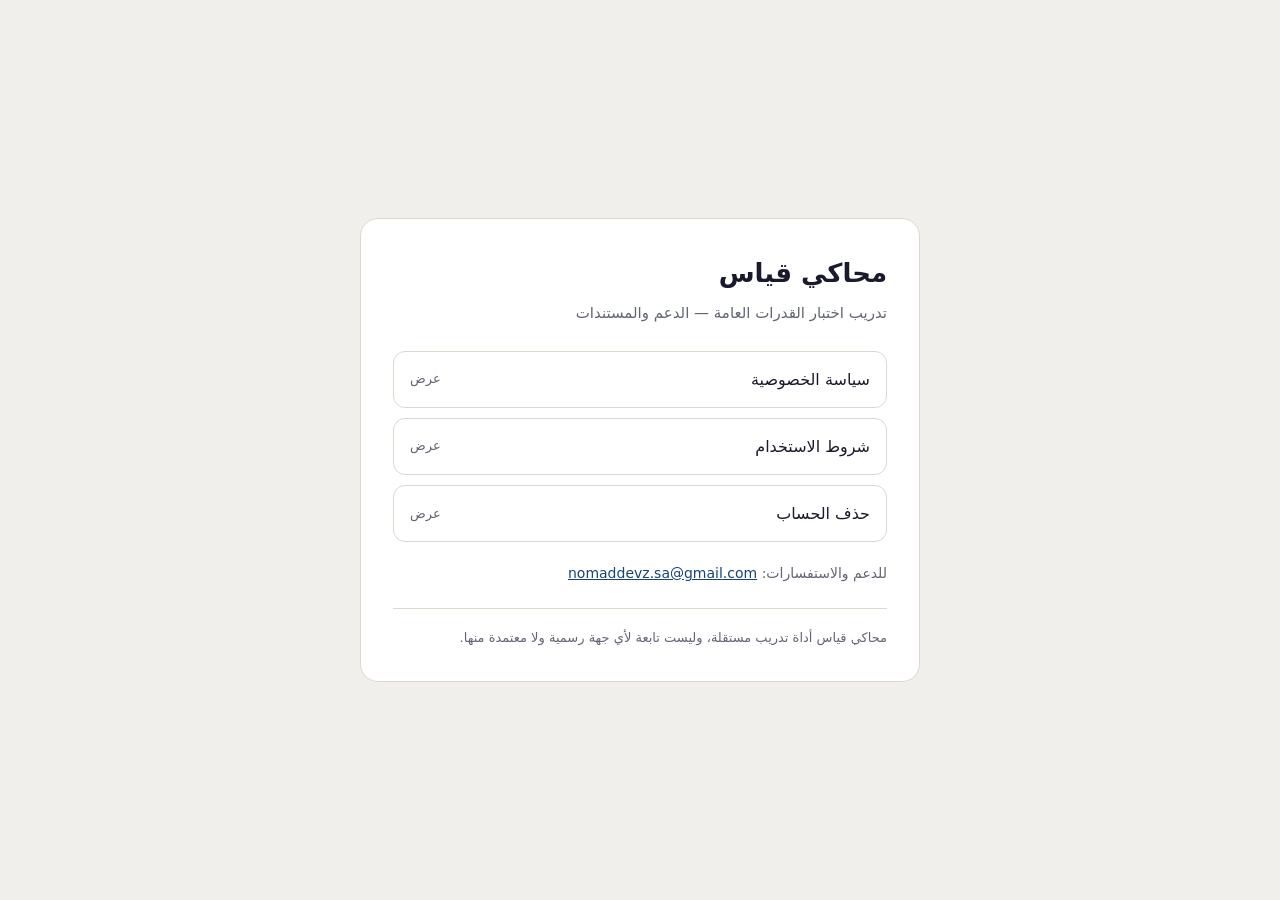
<file: index.html>
<!DOCTYPE html>
<html lang="ar" dir="rtl">
<head>
<meta charset="UTF-8">
<meta name="viewport" content="width=device-width, initial-scale=1">
<title>محاكي قياس — الدعم والمستندات</title>
<style>
  :root{
    --primary:#164379; --gold:#d7ba64;
    --bg:#f0efeb; --surface:#fff; --text:#191a2c; --text2:#616575; --border:#ddd8cc;
  }
  @media (prefers-color-scheme: dark){
    :root{ --primary:#5a9ad8; --bg:#11141b; --surface:#1c202b;
           --text:#f2f1ed; --text2:#b9c0ce; --border:#2d3546; }
  }
  *{box-sizing:border-box;margin:0;padding:0}
  body{background:var(--bg);color:var(--text);
       font-family:"IBM Plex Sans Arabic",system-ui,Tahoma,sans-serif;
       display:grid;place-items:center;min-height:100vh;padding:24px;line-height:1.7}
  .card{background:var(--surface);border:1px solid var(--border);border-radius:18px;
        padding:32px;max-width:560px;width:100%}
  h1{font-size:26px;margin-bottom:6px}
  .sub{color:var(--text2);font-size:15px;margin-bottom:24px}
  a.item{display:flex;justify-content:space-between;align-items:center;gap:12px;
         padding:14px 16px;margin-bottom:10px;border:1px solid var(--border);
         border-radius:12px;text-decoration:none;color:var(--text);font-size:16px}
  a.item:hover{border-color:var(--primary)}
  a.item span{color:var(--text2);font-size:13px}
  .contact{margin-top:20px;font-size:14px;color:var(--text2)}
  .contact a{color:var(--primary)}
  .note{margin-top:22px;padding-top:18px;border-top:1px solid var(--border);
        font-size:13px;color:var(--text2)}
</style>
</head>
<body>
  <main class="card">
    <h1>محاكي قياس</h1>
    <p class="sub">تدريب اختبار القدرات العامة — الدعم والمستندات</p>

    <a class="item" href="privacy-policy.html">سياسة الخصوصية <span>عرض</span></a>
    <a class="item" href="terms-of-service.html">شروط الاستخدام <span>عرض</span></a>
    <a class="item" href="delete-account.html">حذف الحساب <span>عرض</span></a>

    <p class="contact">للدعم والاستفسارات:
      <a href="mailto:nomaddevz.sa@gmail.com">nomaddevz.sa@gmail.com</a>
    </p>

    <p class="note">محاكي قياس أداة تدريب مستقلة، وليست تابعة لأي جهة رسمية ولا معتمدة منها.</p>
  </main>
</body>
</html>
</file>
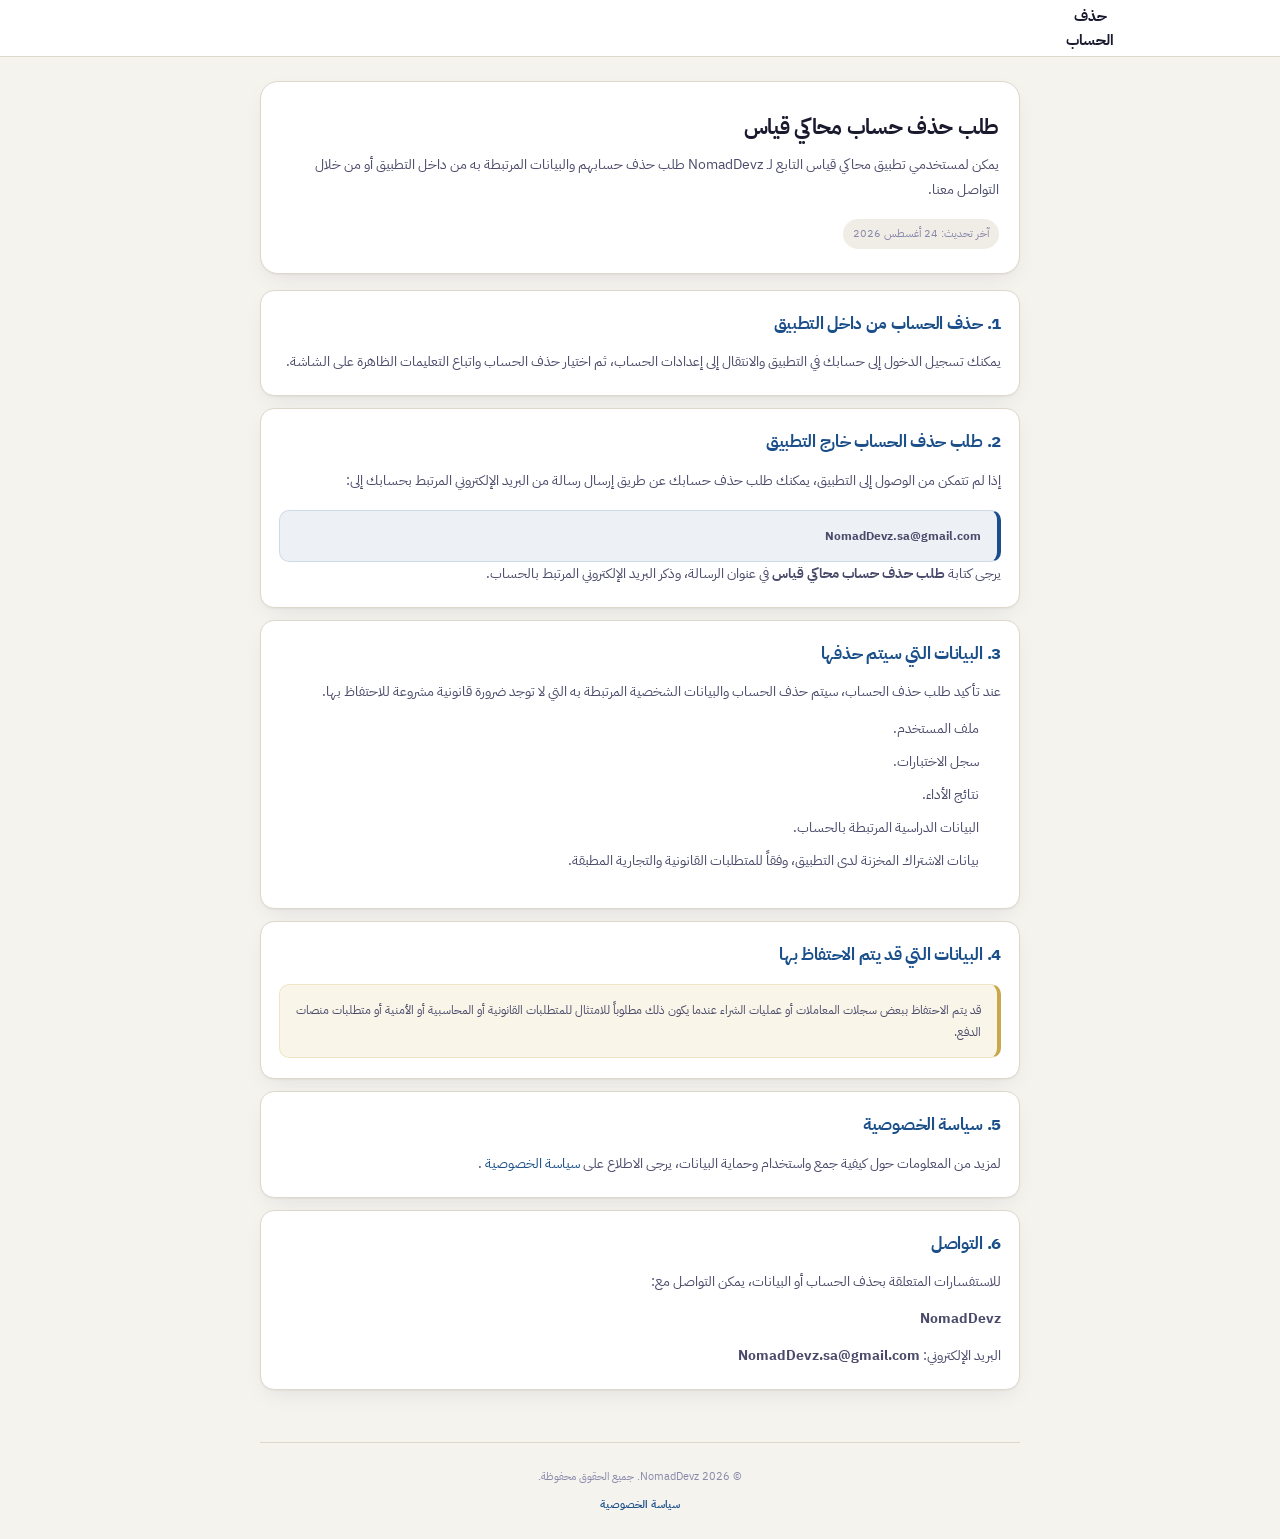
<file: delete-account.html>
<!DOCTYPE html>
<html lang="ar" dir="rtl">

<head>

    <meta charset="UTF-8">

    <meta
        name="viewport"
        content="width=device-width, initial-scale=1.0"
    >

    <meta
        name="description"
        content="طلب حذف حساب محاكي قياس من NomadDevz"
    >

    <title>
        حذف الحساب | محاكي قياس
    </title>

    <script src="js/theme.js"></script>

    <link
        rel="preconnect"
        href="https://fonts.googleapis.com"
    >

    <link
        rel="preconnect"
        href="https://fonts.gstatic.com"
        crossorigin
    >

    <link
        href="https://fonts.googleapis.com/css2?family=IBM+Plex+Sans+Arabic:wght@400;500;600;700&display=swap"
        rel="stylesheet"
    >

    <link rel="stylesheet" href="css/01-tokens.css">
    <link rel="stylesheet" href="css/02-base.css">
    <link rel="stylesheet" href="css/03-components.css">
    <link rel="stylesheet" href="css/04-layout.css">
    <link rel="stylesheet" href="css/07-pages.css">

</head>


<body>


    <header class="legal-topbar">

        <div class="legal-topbar-inner">

            <div class="legal-topbar-title">
                حذف الحساب
            </div>

            <div
                class="legal-topbar-spacer"
                aria-hidden="true"
            ></div>

        </div>

    </header>


    <main class="page-container">


        <section class="legal-hero">

            <div class="eyebrow"></div>

            <h1>
                طلب حذف حساب محاكي قياس
            </h1>

            <p class="intro">
                يمكن لمستخدمي تطبيق محاكي قياس التابع لـ
                NomadDevz طلب حذف حسابهم والبيانات المرتبطة به
                من داخل التطبيق أو من خلال التواصل معنا.
            </p>

            <span class="last-updated">
                آخر تحديث: 24 أغسطس 2026
            </span>

        </section>


        <section class="legal-card">

            <h2>
                1. حذف الحساب من داخل التطبيق
            </h2>

            <p>
                يمكنك تسجيل الدخول إلى حسابك في التطبيق
                والانتقال إلى إعدادات الحساب، ثم اختيار
                حذف الحساب واتباع التعليمات الظاهرة على الشاشة.
            </p>

        </section>


        <section class="legal-card">

            <h2>
                2. طلب حذف الحساب خارج التطبيق
            </h2>

            <p>
                إذا لم تتمكن من الوصول إلى التطبيق، يمكنك
                طلب حذف حسابك عن طريق إرسال رسالة من البريد
                الإلكتروني المرتبط بحسابك إلى:
            </p>

            <div class="highlight-box">
                <strong>
                    NomadDevz.sa@gmail.com
                </strong>
            </div>

            <p>
                يرجى كتابة
                <strong>طلب حذف حساب محاكي قياس</strong>
                في عنوان الرسالة، وذكر البريد الإلكتروني
                المرتبط بالحساب.
            </p>

        </section>


        <section class="legal-card">

            <h2>
                3. البيانات التي سيتم حذفها
            </h2>

            <p>
                عند تأكيد طلب حذف الحساب، سيتم حذف الحساب
                والبيانات الشخصية المرتبطة به التي لا توجد
                ضرورة قانونية مشروعة للاحتفاظ بها.
            </p>

            <ul>

                <li>
                    ملف المستخدم.
                </li>

                <li>
                    سجل الاختبارات.
                </li>

                <li>
                    نتائج الأداء.
                </li>

                <li>
                    البيانات الدراسية المرتبطة بالحساب.
                </li>

                <li>
                    بيانات الاشتراك المخزنة لدى التطبيق،
                    وفقاً للمتطلبات القانونية والتجارية المطبقة.
                </li>

            </ul>

        </section>


        <section class="legal-card">

            <h2>
                4. البيانات التي قد يتم الاحتفاظ بها
            </h2>

            <div class="important-box">

                قد يتم الاحتفاظ ببعض سجلات المعاملات أو
                عمليات الشراء عندما يكون ذلك مطلوباً للامتثال
                للمتطلبات القانونية أو المحاسبية أو الأمنية
                أو متطلبات منصات الدفع.

            </div>

        </section>


        <section class="legal-card">

            <h2>
                5. سياسة الخصوصية
            </h2>

            <p>
                لمزيد من المعلومات حول كيفية جمع واستخدام
                وحماية البيانات، يرجى الاطلاع على
                <a href="privacy-policy.html">
                    سياسة الخصوصية
                </a>.
            </p>

        </section>


        <section class="legal-card">

            <h2>
                6. التواصل
            </h2>

            <p>
                للاستفسارات المتعلقة بحذف الحساب أو البيانات،
                يمكن التواصل مع:
            </p>

            <p>
                <strong>NomadDevz</strong>
            </p>

            <p>
                البريد الإلكتروني:
                <strong>
                    NomadDevz.sa@gmail.com
                </strong>
            </p>

        </section>


    </main>


    <footer class="legal-footer">

        <p>
            © 2026 NomadDevz.
            جميع الحقوق محفوظة.
        </p>

        <p>
            <a href="privacy-policy.html">
                سياسة الخصوصية
            </a>
        </p>

    </footer>


</body>

</html>
</file>
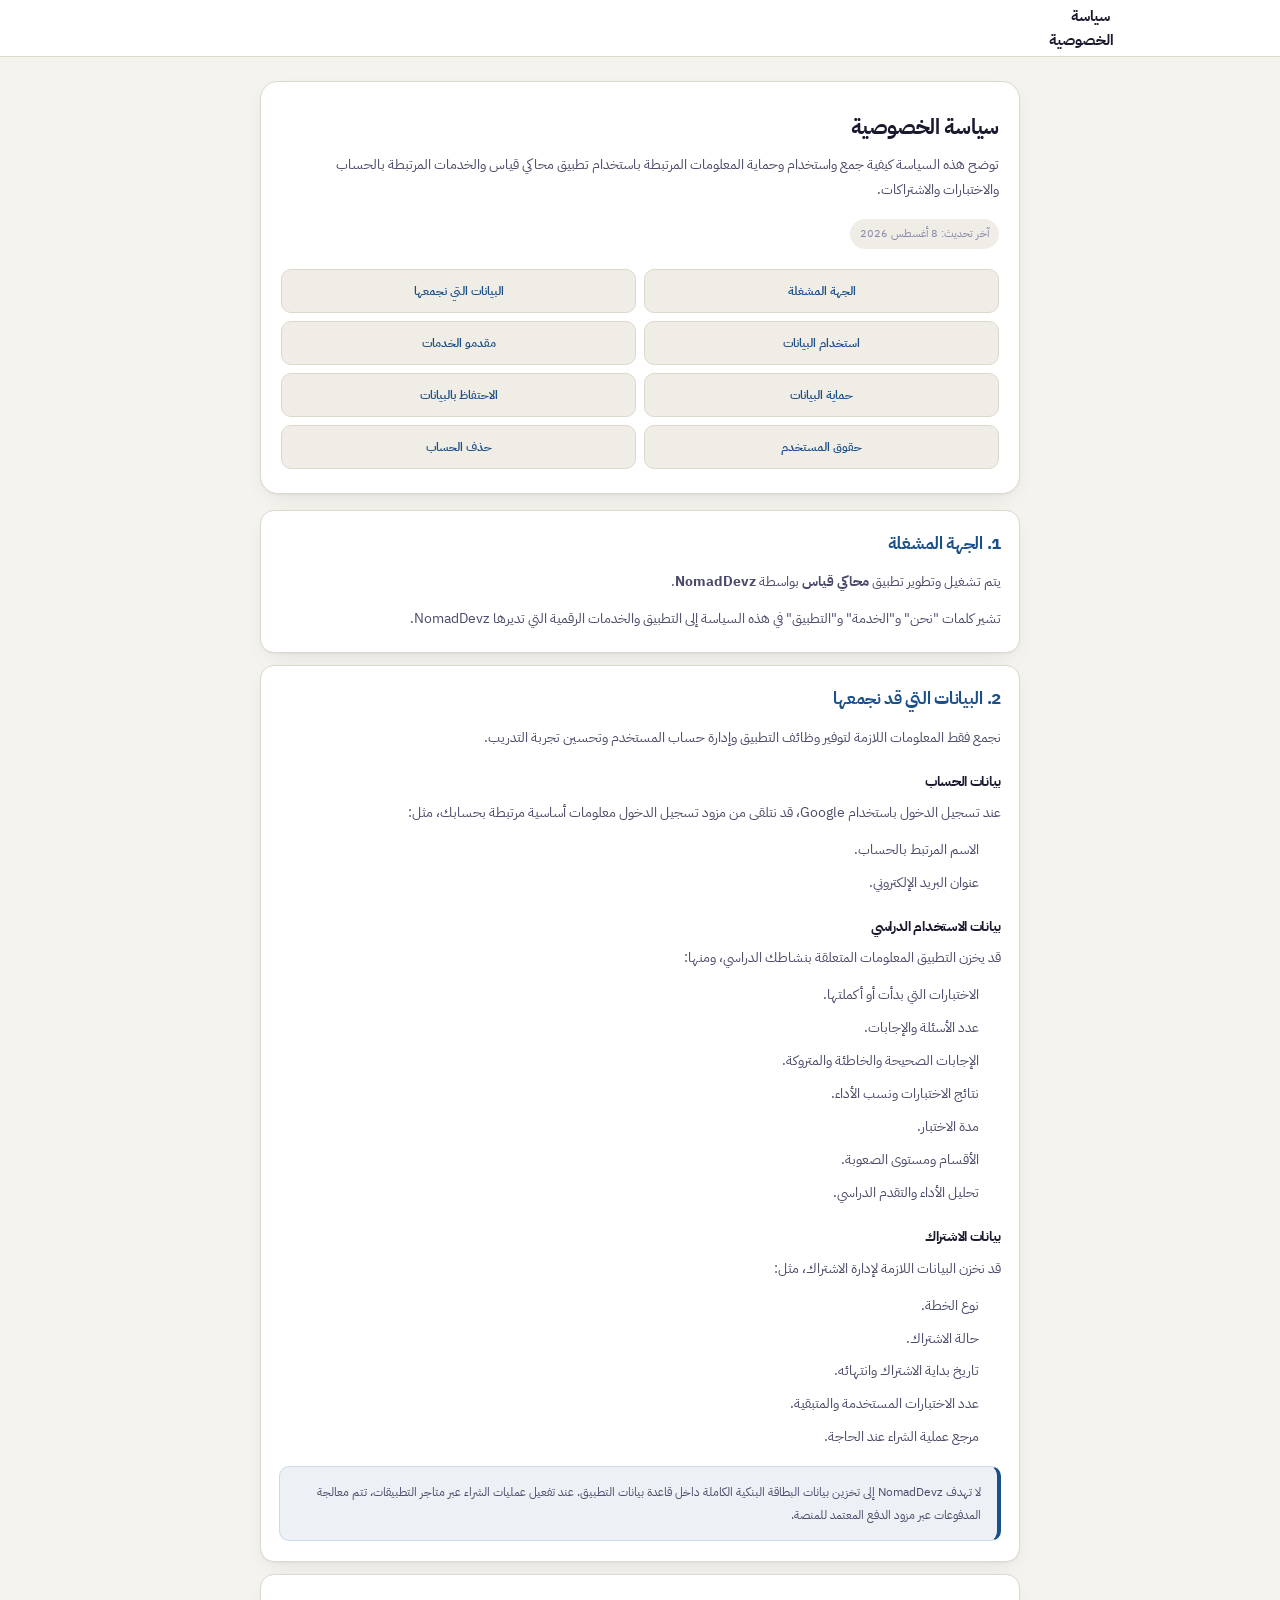
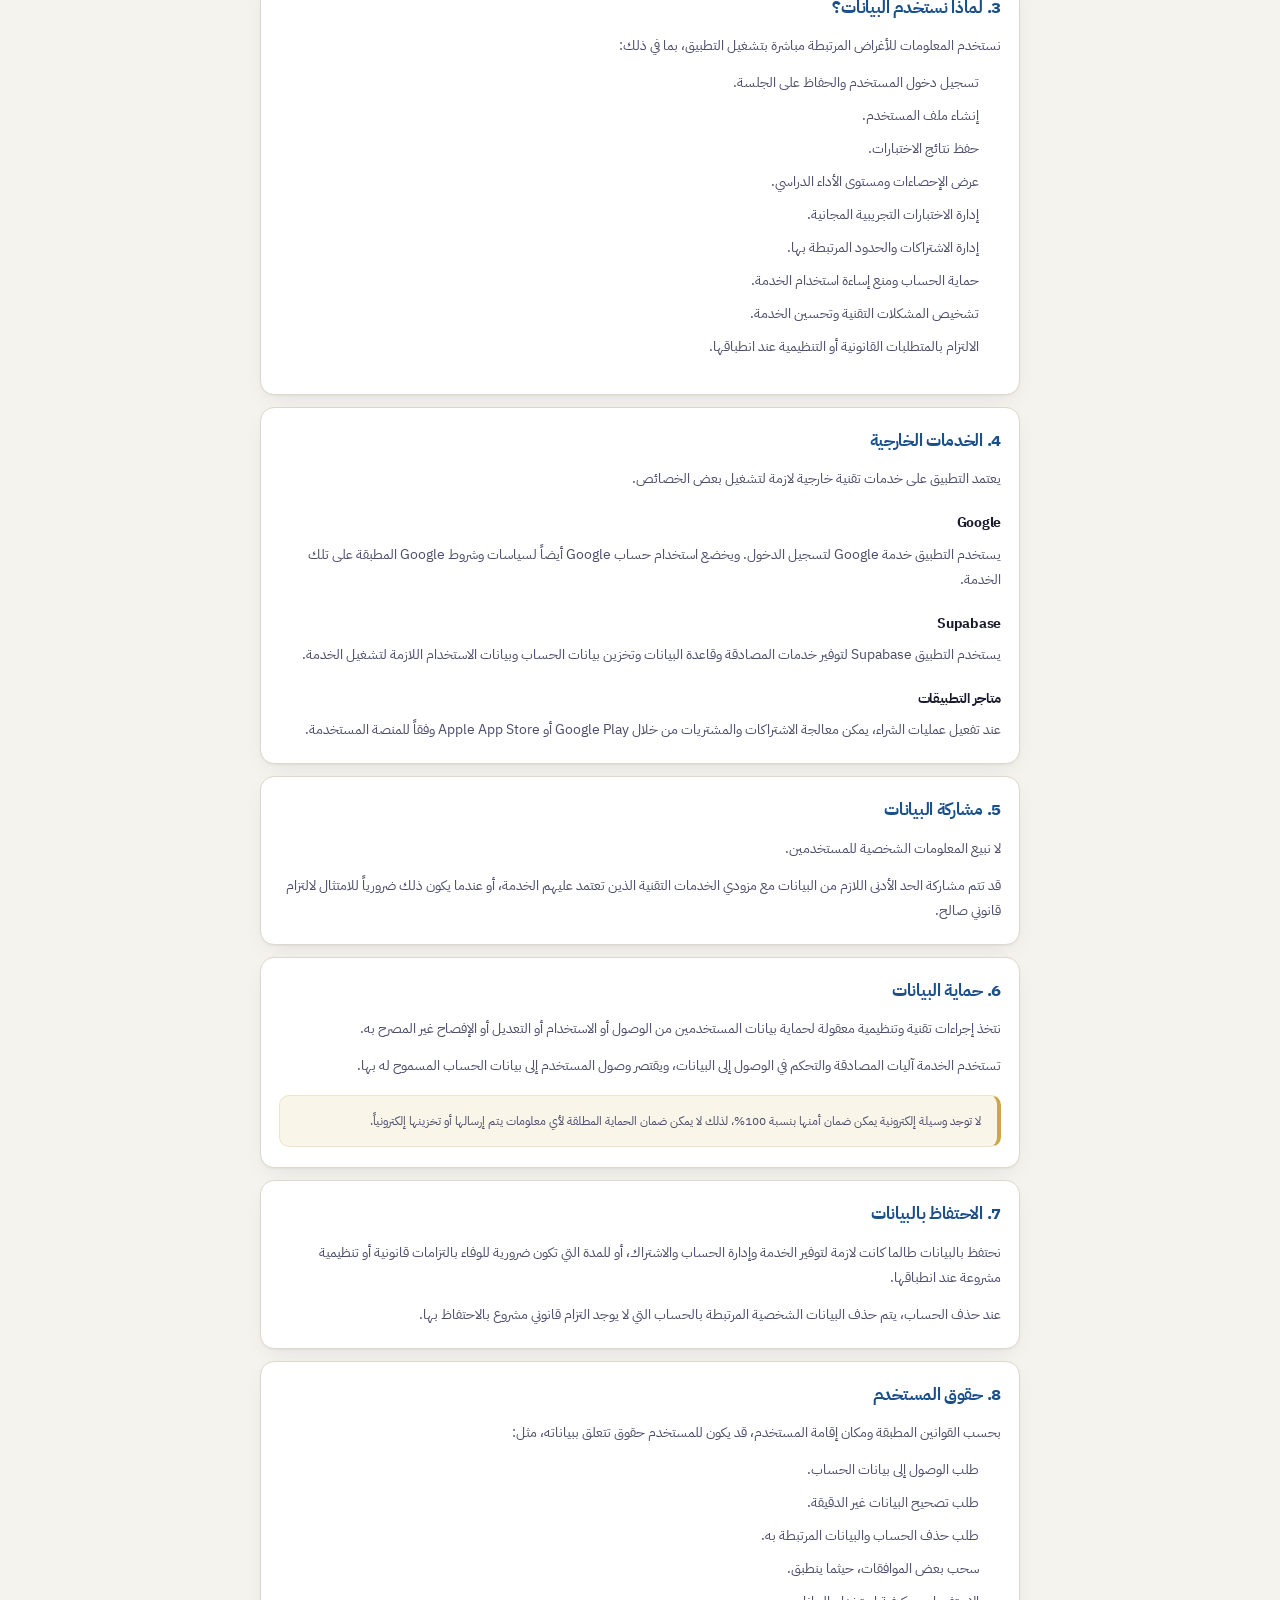
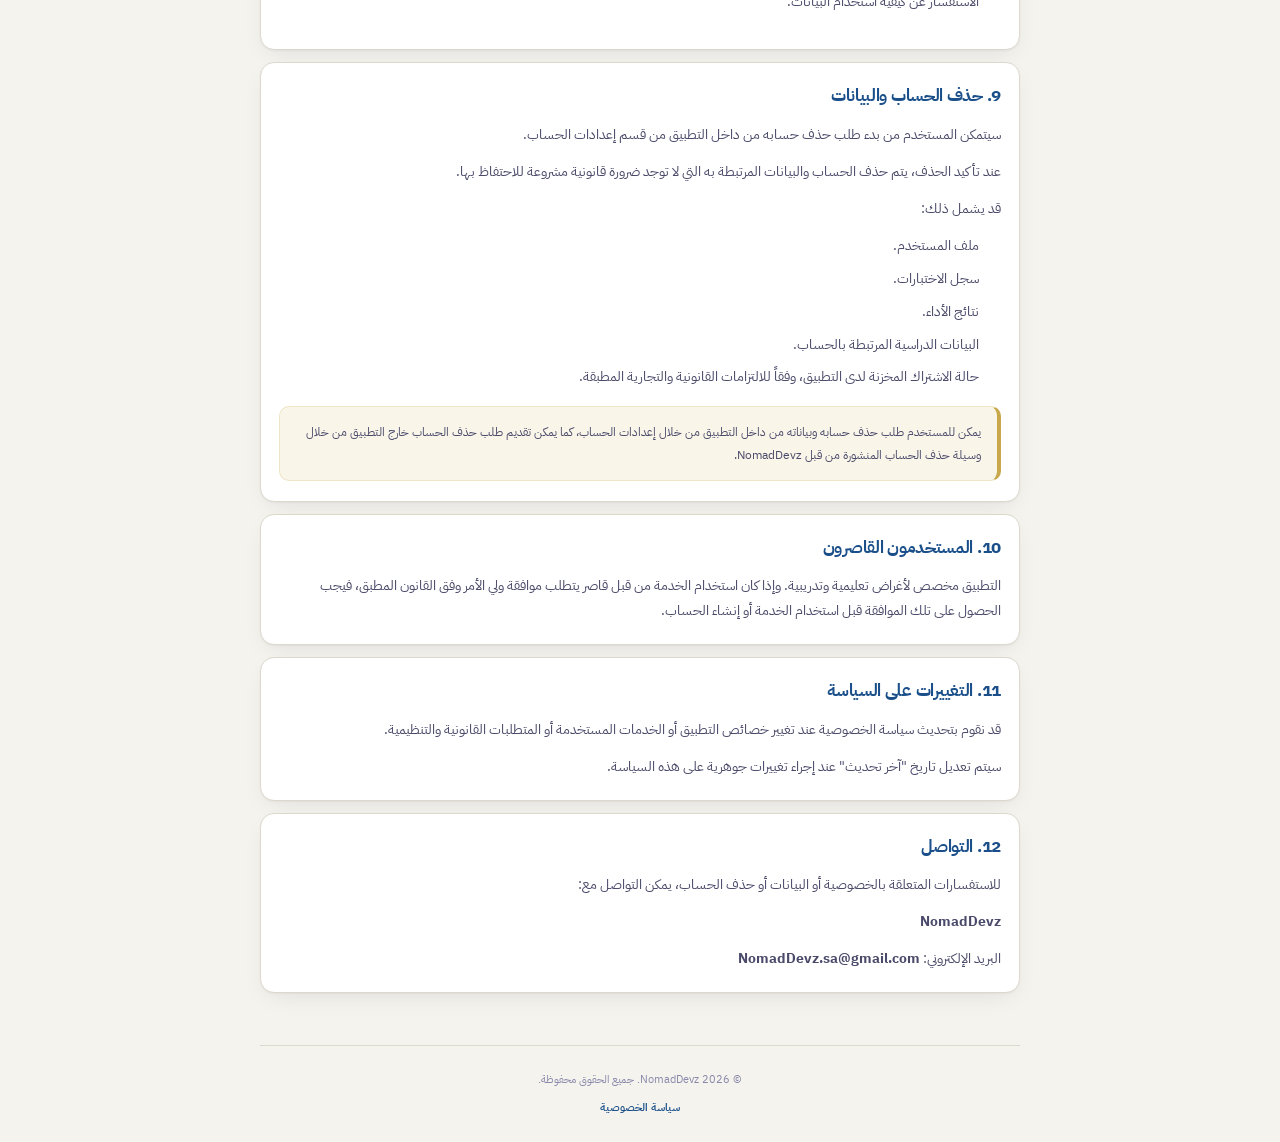
<file: privacy-policy.html>
<!DOCTYPE html>
<html lang="ar" dir="rtl">

<head>

    <meta charset="UTF-8">

    <meta
        name="viewport"
        content="width=device-width, initial-scale=1.0"
    >

    <meta
        name="description"
        content="سياسة الخصوصية لتطبيق محاكي قياس من NomadDevz"
    >

    <title>
        سياسة الخصوصية | محاكي قياس
    </title>

    <script src="js/theme.js"></script>


    <link
        rel="preconnect"
        href="https://fonts.googleapis.com"
    >

    <link
        rel="preconnect"
        href="https://fonts.gstatic.com"
        crossorigin
    >

    <link
        href="https://fonts.googleapis.com/css2?family=IBM+Plex+Sans+Arabic:wght@400;500;600;700&display=swap"
        rel="stylesheet"
    >


    <link
        rel="stylesheet"
        href="css/01-tokens.css"
    >

    <link
        rel="stylesheet"
        href="css/02-base.css"
    >

    <link
        rel="stylesheet"
        href="css/03-components.css"
    >

    <link
        rel="stylesheet"
        href="css/04-layout.css"
    >

    <link
        rel="stylesheet"
        href="css/07-pages.css"
    >

</head>


<body>


    <header class="legal-topbar">

        <div class="legal-topbar-inner">

            <div class="legal-topbar-title">
                سياسة الخصوصية
            </div>

            <div
                class="legal-topbar-spacer"
                aria-hidden="true"
            ></div>

        </div>

    </header>


    <main class="page-container">


        <section class="legal-hero">

            <div class="eyebrow">
            </div>

            <h1>
                سياسة الخصوصية
            </h1>

            <p class="intro">
                توضح هذه السياسة كيفية جمع واستخدام وحماية
                المعلومات المرتبطة باستخدام تطبيق محاكي قياس
                والخدمات المرتبطة بالحساب والاختبارات والاشتراكات.
            </p>

            <span class="last-updated">
                آخر تحديث: 8 أغسطس 2026
            </span>


            <nav
                class="toc"
                aria-label="محتويات سياسة الخصوصية"
            >

                <a href="#operator">
                    الجهة المشغلة
                </a>

                <a href="#collection">
                    البيانات التي نجمعها
                </a>

                <a href="#usage">
                    استخدام البيانات
                </a>

                <a href="#providers">
                    مقدمو الخدمات
                </a>

                <a href="#security">
                    حماية البيانات
                </a>

                <a href="#retention">
                    الاحتفاظ بالبيانات
                </a>

                <a href="#rights">
                    حقوق المستخدم
                </a>

                <a href="#deletion">
                    حذف الحساب
                </a>

            </nav>

        </section>


        <section
            id="operator"
            class="legal-card"
        >

            <h2>
                1. الجهة المشغلة
            </h2>

            <p>
                يتم تشغيل وتطوير تطبيق
                <strong>محاكي قياس</strong>
                بواسطة
                <strong>NomadDevz</strong>.
            </p>

            <p>
                تشير كلمات
                "نحن" و"الخدمة" و"التطبيق"
                في هذه السياسة إلى التطبيق والخدمات الرقمية
                التي تديرها NomadDevz.
            </p>

        </section>


        <section
            id="collection"
            class="legal-card"
        >

            <h2>
                2. البيانات التي قد نجمعها
            </h2>

            <p>
                نجمع فقط المعلومات اللازمة لتوفير وظائف التطبيق
                وإدارة حساب المستخدم وتحسين تجربة التدريب.
            </p>


            <h3>
                بيانات الحساب
            </h3>

            <p>
                عند تسجيل الدخول باستخدام Google، قد نتلقى
                من مزود تسجيل الدخول معلومات أساسية مرتبطة
                بحسابك، مثل:
            </p>

            <ul>

                <li>
                    الاسم المرتبط بالحساب.
                </li>

                <li>
                    عنوان البريد الإلكتروني.
                </li>

            </ul>


            <h3>
                بيانات الاستخدام الدراسي
            </h3>

            <p>
                قد يخزن التطبيق المعلومات المتعلقة بنشاطك
                الدراسي، ومنها:
            </p>

            <ul>

                <li>
                    الاختبارات التي بدأت أو أكملتها.
                </li>

                <li>
                    عدد الأسئلة والإجابات.
                </li>

                <li>
                    الإجابات الصحيحة والخاطئة والمتروكة.
                </li>

                <li>
                    نتائج الاختبارات ونسب الأداء.
                </li>

                <li>
                    مدة الاختبار.
                </li>

                <li>
                    الأقسام ومستوى الصعوبة.
                </li>

                <li>
                    تحليل الأداء والتقدم الدراسي.
                </li>

            </ul>


            <h3>
                بيانات الاشتراك
            </h3>

            <p>
                قد نخزن البيانات اللازمة لإدارة الاشتراك،
                مثل:
            </p>

            <ul>

                <li>
                    نوع الخطة.
                </li>

                <li>
                    حالة الاشتراك.
                </li>

                <li>
                    تاريخ بداية الاشتراك وانتهائه.
                </li>

                <li>
                    عدد الاختبارات المستخدمة والمتبقية.
                </li>

                <li>
                    مرجع عملية الشراء عند الحاجة.
                </li>

            </ul>


            <div class="highlight-box">

                لا تهدف NomadDevz إلى تخزين بيانات البطاقة
                البنكية الكاملة داخل قاعدة بيانات التطبيق.
                عند تفعيل عمليات الشراء عبر متاجر التطبيقات،
                تتم معالجة المدفوعات عبر مزود الدفع المعتمد
                للمنصة.

            </div>

        </section>


        <section
            id="usage"
            class="legal-card"
        >

            <h2>
                3. لماذا نستخدم البيانات؟
            </h2>

            <p>
                نستخدم المعلومات للأغراض المرتبطة مباشرة
                بتشغيل التطبيق، بما في ذلك:
            </p>

            <ul>

                <li>
                    تسجيل دخول المستخدم والحفاظ على الجلسة.
                </li>

                <li>
                    إنشاء ملف المستخدم.
                </li>

                <li>
                    حفظ نتائج الاختبارات.
                </li>

                <li>
                    عرض الإحصاءات ومستوى الأداء الدراسي.
                </li>

                <li>
                    إدارة الاختبارات التجريبية المجانية.
                </li>

                <li>
                    إدارة الاشتراكات والحدود المرتبطة بها.
                </li>

                <li>
                    حماية الحساب ومنع إساءة استخدام الخدمة.
                </li>

                <li>
                    تشخيص المشكلات التقنية وتحسين الخدمة.
                </li>

                <li>
                    الالتزام بالمتطلبات القانونية أو التنظيمية
                    عند انطباقها.
                </li>

            </ul>

        </section>


        <section
            id="providers"
            class="legal-card"
        >

            <h2>
                4. الخدمات الخارجية
            </h2>

            <p>
                يعتمد التطبيق على خدمات تقنية خارجية لازمة
                لتشغيل بعض الخصائص.
            </p>


            <h3>
                Google
            </h3>

            <p>
                يستخدم التطبيق خدمة Google لتسجيل الدخول.
                ويخضع استخدام حساب Google أيضاً لسياسات
                وشروط Google المطبقة على تلك الخدمة.
            </p>


            <h3>
                Supabase
            </h3>

            <p>
                يستخدم التطبيق Supabase لتوفير خدمات
                المصادقة وقاعدة البيانات وتخزين بيانات
                الحساب وبيانات الاستخدام اللازمة لتشغيل
                الخدمة.
            </p>


            <h3>
                متاجر التطبيقات
            </h3>

            <p>
                عند تفعيل عمليات الشراء، يمكن معالجة
                الاشتراكات والمشتريات من خلال Google Play
                أو Apple App Store وفقاً للمنصة المستخدمة.
            </p>

        </section>


        <section
            id="sharing"
            class="legal-card"
        >

            <h2>
                5. مشاركة البيانات
            </h2>

            <p>
                لا نبيع المعلومات الشخصية للمستخدمين.
            </p>

            <p>
                قد تتم مشاركة الحد الأدنى اللازم من البيانات
                مع مزودي الخدمات التقنية الذين تعتمد عليهم
                الخدمة، أو عندما يكون ذلك ضرورياً للامتثال
                لالتزام قانوني صالح.
            </p>

        </section>


        <section
            id="security"
            class="legal-card"
        >

            <h2>
                6. حماية البيانات
            </h2>

            <p>
                نتخذ إجراءات تقنية وتنظيمية معقولة لحماية
                بيانات المستخدمين من الوصول أو الاستخدام
                أو التعديل أو الإفصاح غير المصرح به.
            </p>

            <p>
                تستخدم الخدمة آليات المصادقة والتحكم في
                الوصول إلى البيانات، ويقتصر وصول المستخدم
                إلى بيانات الحساب المسموح له بها.
            </p>

            <div class="important-box">

                لا توجد وسيلة إلكترونية يمكن ضمان أمنها
                بنسبة 100%، لذلك لا يمكن ضمان الحماية
                المطلقة لأي معلومات يتم إرسالها أو تخزينها
                إلكترونياً.

            </div>

        </section>


        <section
            id="retention"
            class="legal-card"
        >

            <h2>
                7. الاحتفاظ بالبيانات
            </h2>

            <p>
                نحتفظ بالبيانات طالما كانت لازمة لتوفير
                الخدمة وإدارة الحساب والاشتراك، أو للمدة
                التي تكون ضرورية للوفاء بالتزامات قانونية
                أو تنظيمية مشروعة عند انطباقها.
            </p>

            <p>
                عند حذف الحساب، يتم حذف البيانات الشخصية
                المرتبطة بالحساب التي لا يوجد التزام قانوني
                مشروع بالاحتفاظ بها.
            </p>

        </section>


        <section
            id="rights"
            class="legal-card"
        >

            <h2>
                8. حقوق المستخدم
            </h2>

            <p>
                بحسب القوانين المطبقة ومكان إقامة المستخدم،
                قد يكون للمستخدم حقوق تتعلق ببياناته،
                مثل:
            </p>

            <ul>

                <li>
                    طلب الوصول إلى بيانات الحساب.
                </li>

                <li>
                    طلب تصحيح البيانات غير الدقيقة.
                </li>

                <li>
                    طلب حذف الحساب والبيانات المرتبطة به.
                </li>

                <li>
                    سحب بعض الموافقات، حيثما ينطبق.
                </li>

                <li>
                    الاستفسار عن كيفية استخدام البيانات.
                </li>

            </ul>

        </section>


        <section
            id="deletion"
            class="legal-card"
        >

            <h2>
                9. حذف الحساب والبيانات
            </h2>

            <p>
                سيتمكن المستخدم من بدء طلب حذف حسابه من
                داخل التطبيق من قسم إعدادات الحساب.
            </p>

            <p>
                عند تأكيد الحذف، يتم حذف الحساب والبيانات
                المرتبطة به التي لا توجد ضرورة قانونية
                مشروعة للاحتفاظ بها.
            </p>

            <p>
                قد يشمل ذلك:
            </p>

            <ul>

                <li>
                    ملف المستخدم.
                </li>

                <li>
                    سجل الاختبارات.
                </li>

                <li>
                    نتائج الأداء.
                </li>

                <li>
                    البيانات الدراسية المرتبطة بالحساب.
                </li>

                <li>
                    حالة الاشتراك المخزنة لدى التطبيق،
                    وفقاً للالتزامات القانونية والتجارية
                    المطبقة.
                </li>

            </ul>


            <div class="important-box">

                يمكن للمستخدم طلب حذف حسابه وبياناته
                من داخل التطبيق من خلال إعدادات الحساب،
                كما يمكن تقديم طلب حذف الحساب خارج التطبيق
                من خلال وسيلة حذف الحساب المنشورة من قبل
                NomadDevz.

            </div>

        </section>


        <section
            id="children"
            class="legal-card"
        >

            <h2>
                10. المستخدمون القاصرون
            </h2>

            <p>
                التطبيق مخصص لأغراض تعليمية وتدريبية.
                وإذا كان استخدام الخدمة من قبل قاصر يتطلب
                موافقة ولي الأمر وفق القانون المطبق،
                فيجب الحصول على تلك الموافقة قبل استخدام
                الخدمة أو إنشاء الحساب.
            </p>

        </section>


        <section
            id="changes"
            class="legal-card"
        >

            <h2>
                11. التغييرات على السياسة
            </h2>

            <p>
                قد نقوم بتحديث سياسة الخصوصية عند تغيير
                خصائص التطبيق أو الخدمات المستخدمة أو
                المتطلبات القانونية والتنظيمية.
            </p>

            <p>
                سيتم تعديل تاريخ "آخر تحديث" عند إجراء
                تغييرات جوهرية على هذه السياسة.
            </p>

        </section>


        <section
            id="contact"
            class="legal-card"
        >

            <h2>
                12. التواصل
            </h2>

            <p>
                للاستفسارات المتعلقة بالخصوصية أو البيانات
                أو حذف الحساب، يمكن التواصل مع:
            </p>

            <p>
                <strong>
                    NomadDevz
                </strong>
            </p>

            <p>
                البريد الإلكتروني:
                <strong>
                    NomadDevz.sa@gmail.com
                </strong>
            </p>

        </section>


    </main>


    <footer class="legal-footer">

        <p>
            © 2026 NomadDevz.
            جميع الحقوق محفوظة.
        </p>

        <p>
            <a href="privacy-policy.html">
                سياسة الخصوصية
            </a>
        </p>

    </footer>

    <script>

        function goBackFromLegalPage() {

            /*
            * If the user arrived here from another page
            * in the app, return to that page.
            */
            if (
                document.referrer &&
                window.history.length > 1
            ) {

                window.history.back();

                return;
            }


            /*
            * Safe fallback when there is no usable
            * previous page.
            */
            window.location.href =
                "account.html";
        }

    </script>


</body>

</html>
</file>
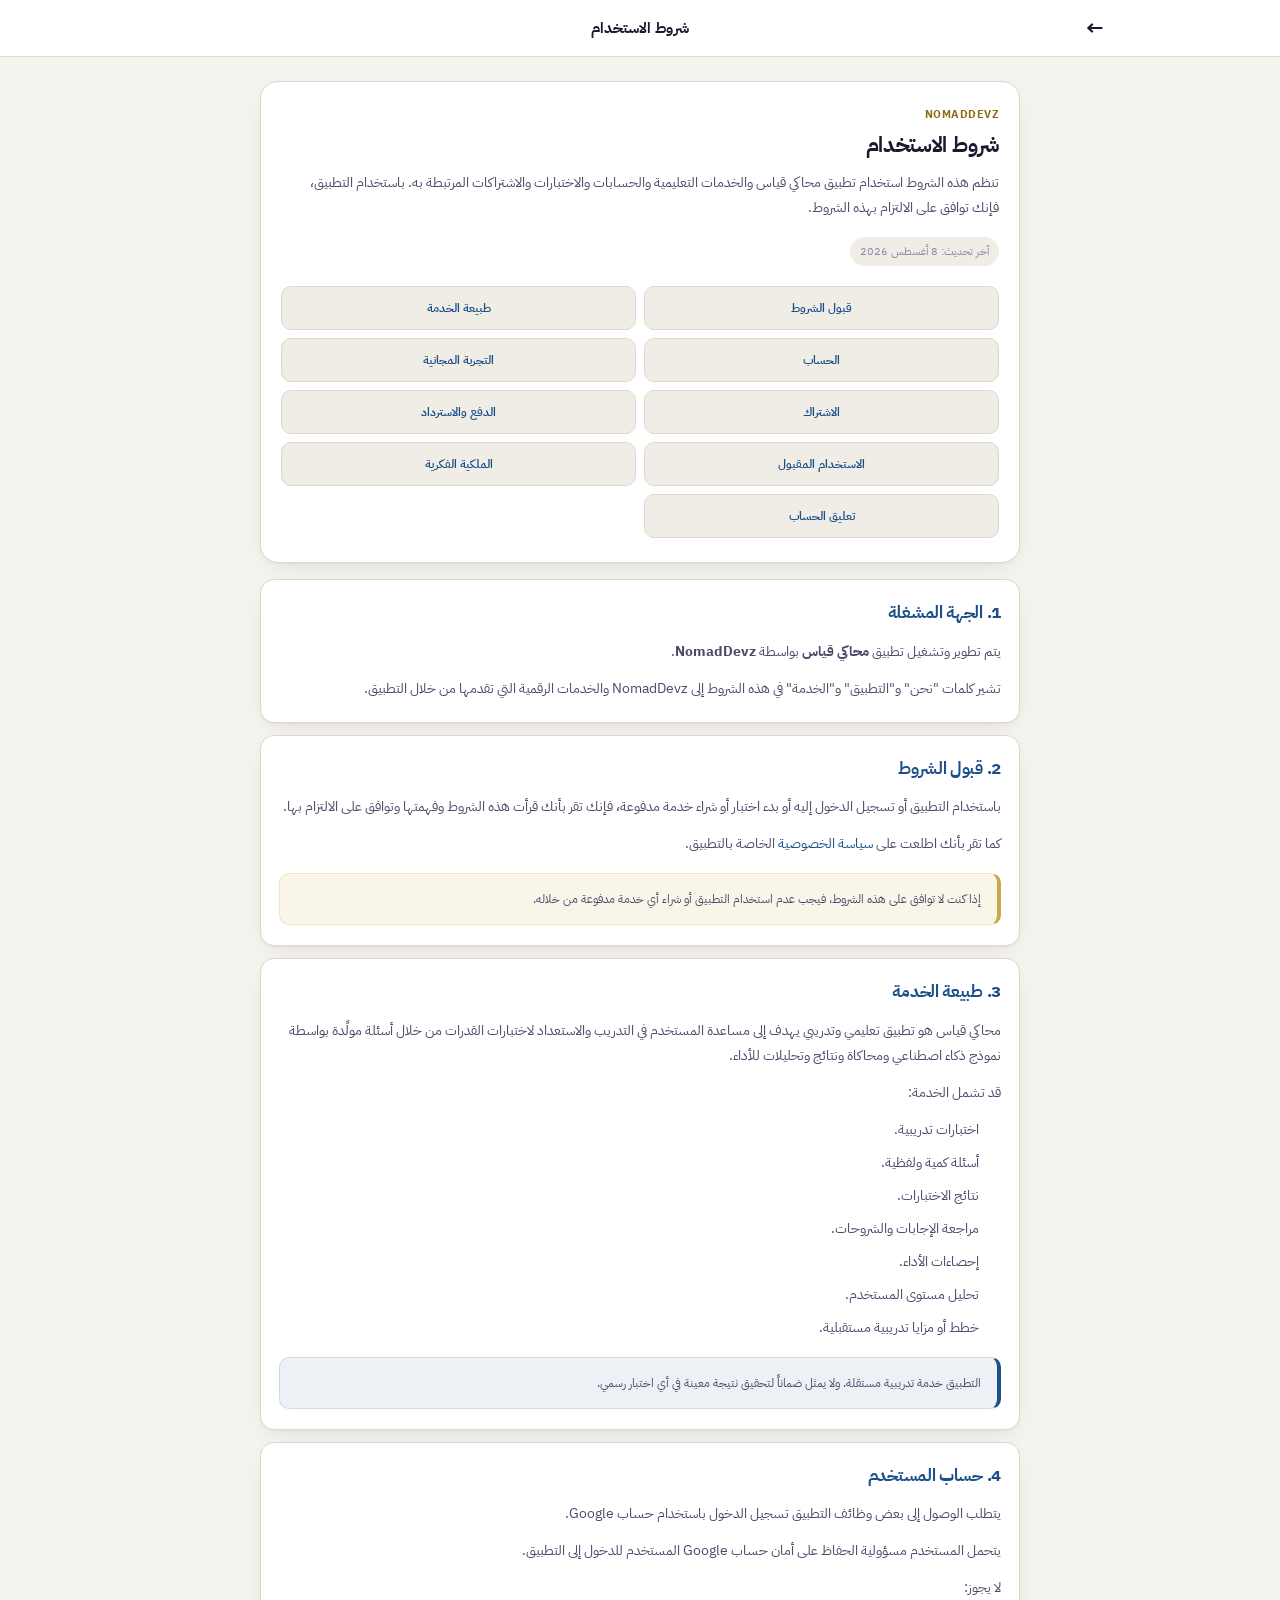
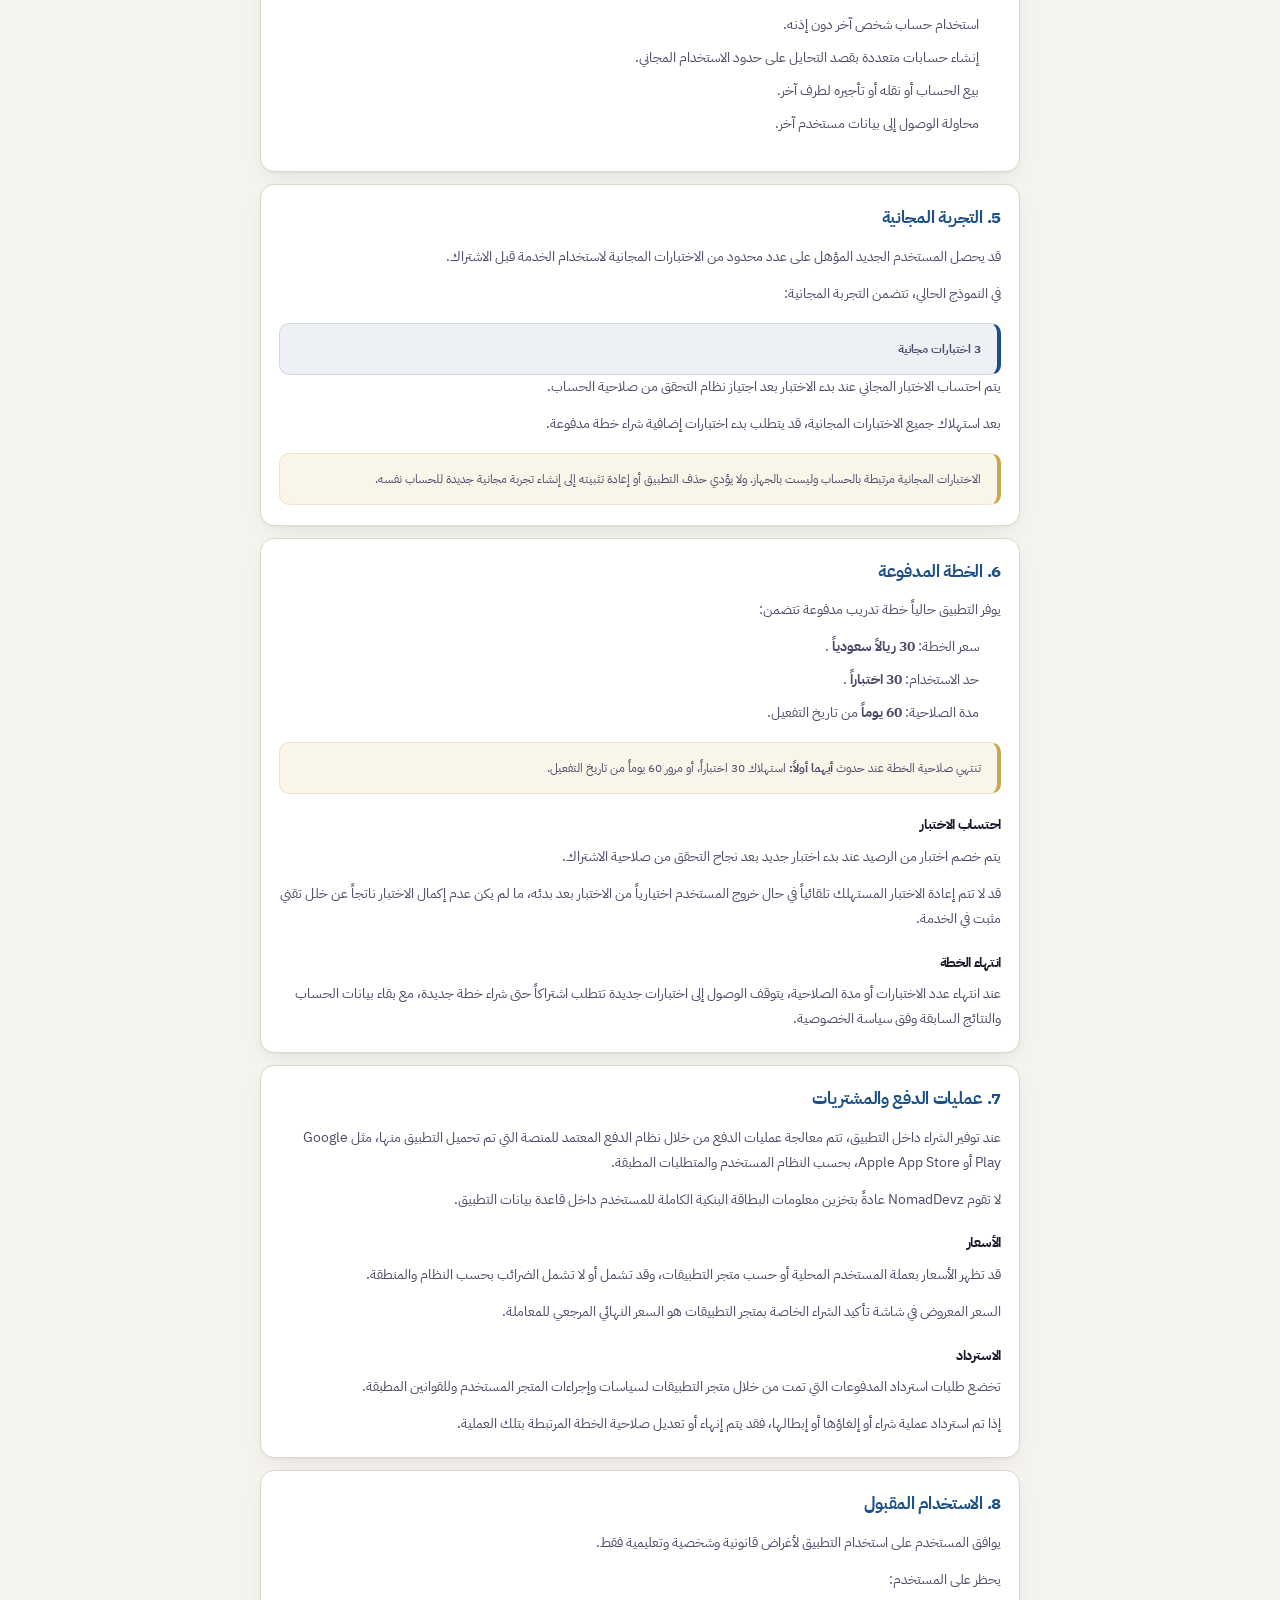
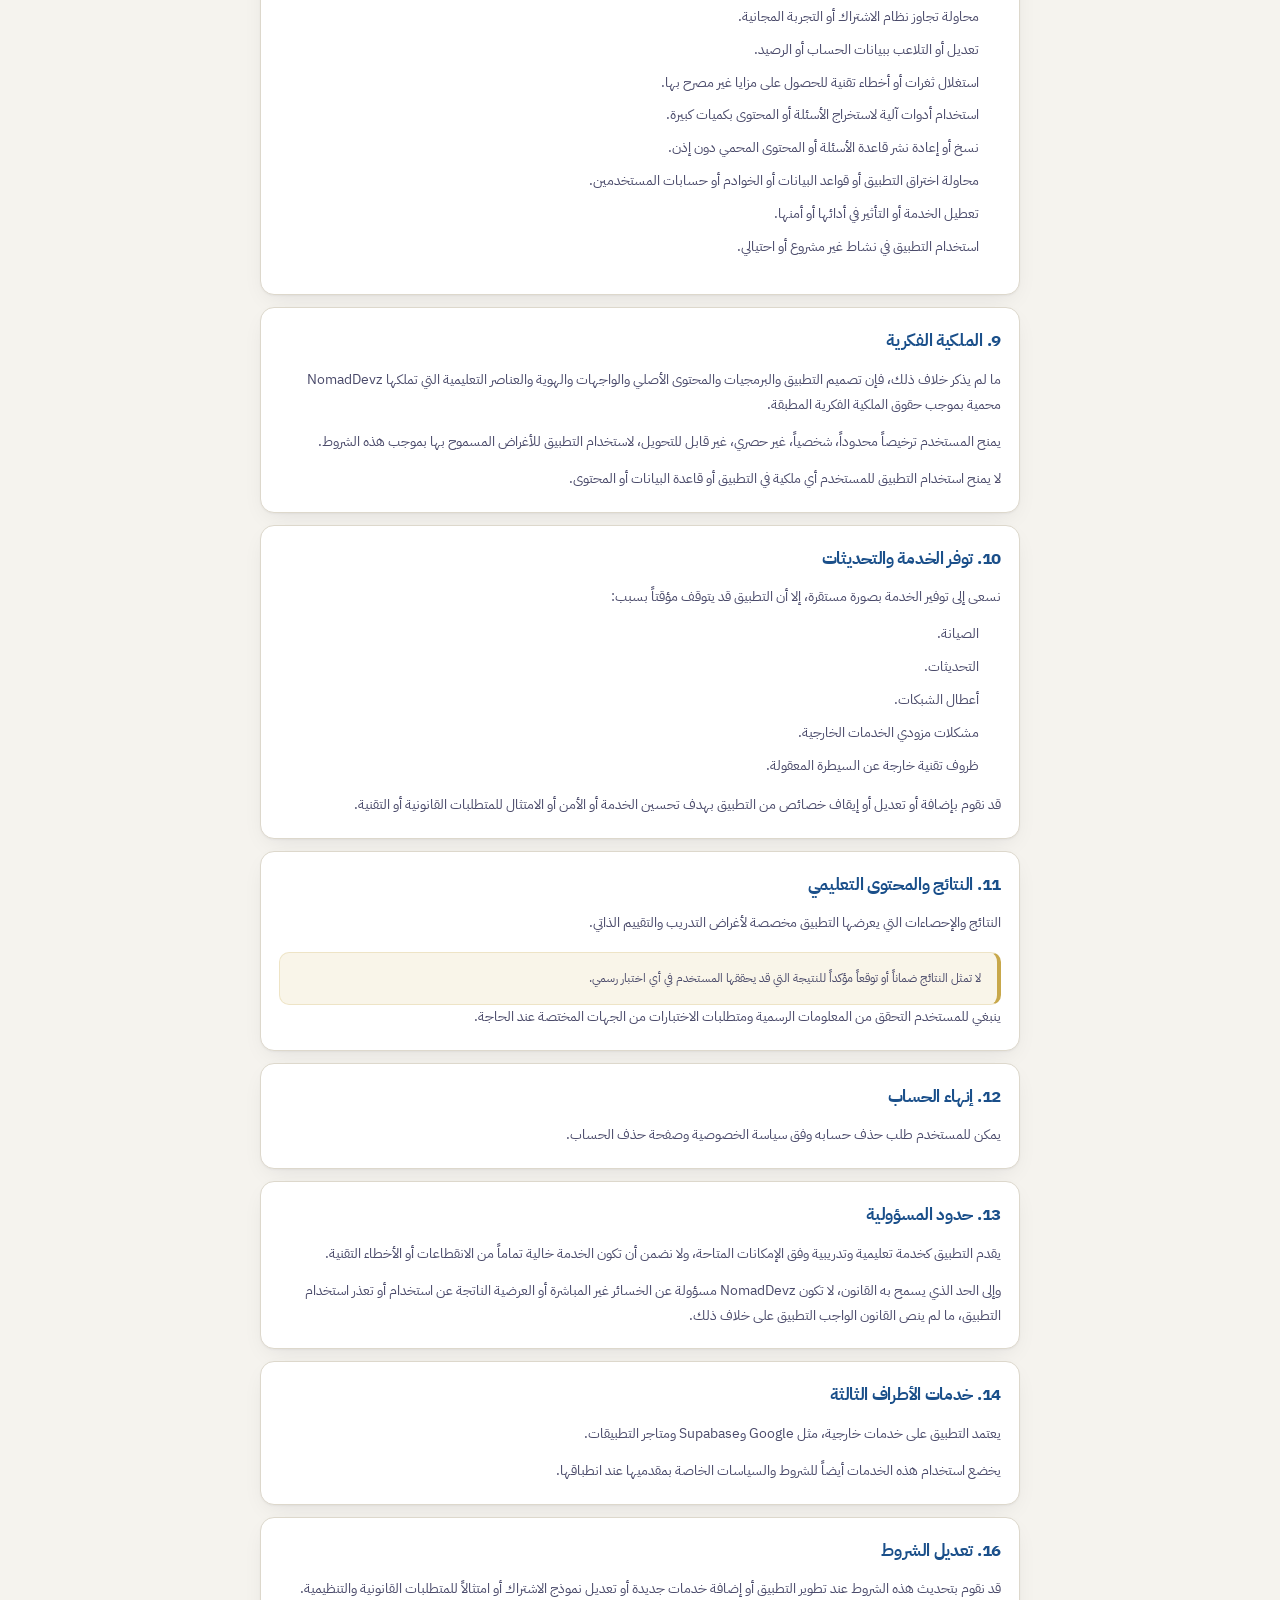
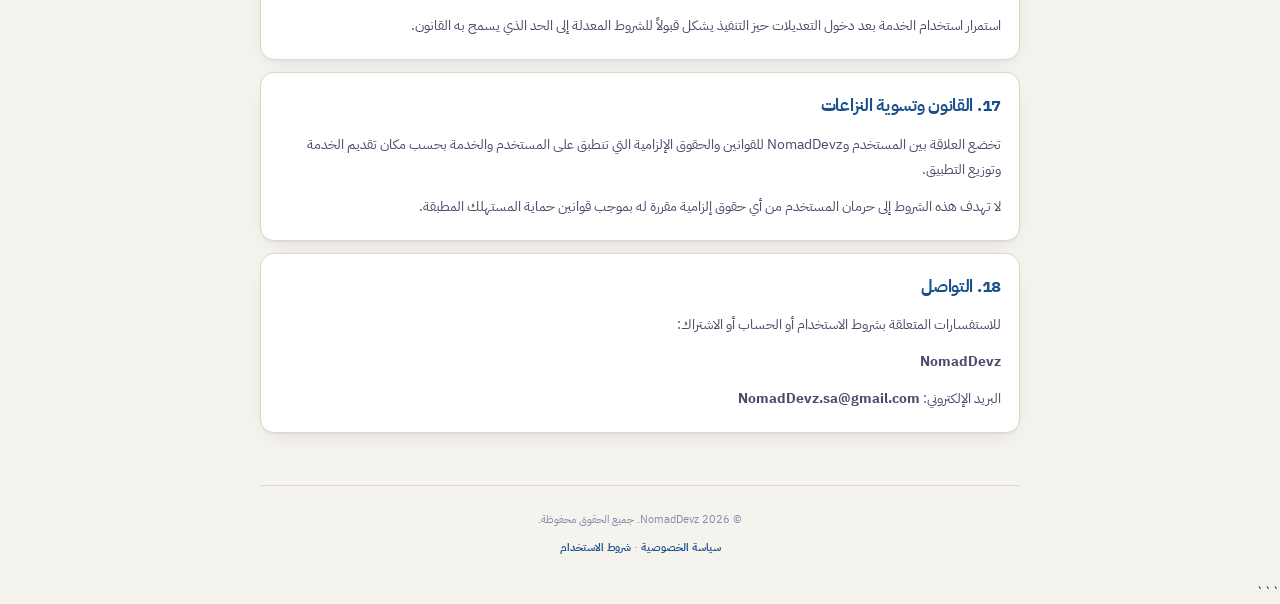
<file: terms-of-service.html>
<!DOCTYPE html>
<html lang="ar" dir="rtl">

<head>

    <meta charset="UTF-8">

    <meta
        name="viewport"
        content="width=device-width, initial-scale=1.0"
    >

    <meta
        name="description"
        content="شروط استخدام تطبيق محاكي قياس من NomadDevz"
    >

    <title>
        شروط الاستخدام | محاكي قياس
    </title>

    <script src="js/theme.js"></script>


    <link
        rel="preconnect"
        href="https://fonts.googleapis.com"
    >

    <link
        rel="preconnect"
        href="https://fonts.gstatic.com"
        crossorigin
    >

    <link
        href="https://fonts.googleapis.com/css2?family=IBM+Plex+Sans+Arabic:wght@400;500;600;700&display=swap"
        rel="stylesheet"
    >


    <link
        rel="stylesheet"
        href="css/01-tokens.css"
    >

    <link
        rel="stylesheet"
        href="css/02-base.css"
    >

    <link
        rel="stylesheet"
        href="css/03-components.css"
    >

    <link
        rel="stylesheet"
        href="css/04-layout.css"
    >

    <link
        rel="stylesheet"
        href="css/07-pages.css"
    >

</head>


<body>

    <header class="legal-topbar">

        <div class="legal-topbar-inner">

            <button
                type="button"
                class="legal-back-button"
                aria-label="العودة"
                onclick="goBackFromLegalPage()"
            >
                ←
            </button>


            <div class="legal-topbar-title">
                شروط الاستخدام
            </div>


            <div
                class="legal-topbar-spacer"
                aria-hidden="true"
            ></div>

        </div>

    </header>


    <main class="page-container">


        <section class="legal-hero">

            <div class="eyebrow">
                NOMADDEVZ
            </div>

            <h1>
                شروط الاستخدام
            </h1>

            <p class="intro">
                تنظم هذه الشروط استخدام تطبيق محاكي قياس
                والخدمات التعليمية والحسابات والاختبارات
                والاشتراكات المرتبطة به.
                باستخدام التطبيق، فإنك توافق على الالتزام
                بهذه الشروط.
            </p>

            <span class="last-updated">
                آخر تحديث: 8 أغسطس 2026
            </span>


            <nav
                class="toc"
                aria-label="محتويات شروط الاستخدام"
            >

                <a href="#acceptance">
                    قبول الشروط
                </a>

                <a href="#service">
                    طبيعة الخدمة
                </a>

                <a href="#account">
                    الحساب
                </a>

                <a href="#trial">
                    التجربة المجانية
                </a>

                <a href="#subscription">
                    الاشتراك
                </a>

                <a href="#payments">
                    الدفع والاسترداد
                </a>

                <a href="#acceptable-use">
                    الاستخدام المقبول
                </a>

                <a href="#intellectual-property">
                    الملكية الفكرية
                </a>

                <a href="#termination">
                    تعليق الحساب
                </a>

            </nav>

        </section>


        <section
            id="operator"
            class="legal-card"
        >

            <h2>
                1. الجهة المشغلة
            </h2>

            <p>
                يتم تطوير وتشغيل تطبيق
                <strong>محاكي قياس</strong>
                بواسطة
                <strong>NomadDevz</strong>.
            </p>

            <p>
                تشير كلمات
                "نحن" و"التطبيق" و"الخدمة"
                في هذه الشروط إلى NomadDevz والخدمات
                الرقمية التي تقدمها من خلال التطبيق.
            </p>

        </section>


        <section
            id="acceptance"
            class="legal-card"
        >

            <h2>
                2. قبول الشروط
            </h2>

            <p>
                باستخدام التطبيق أو تسجيل الدخول إليه
                أو بدء اختبار أو شراء خدمة مدفوعة،
                فإنك تقر بأنك قرأت هذه الشروط وفهمتها
                وتوافق على الالتزام بها.
            </p>

            <p>
                كما تقر بأنك اطلعت على
                <a href="privacy-policy.html">
                    سياسة الخصوصية
                </a>
                الخاصة بالتطبيق.
            </p>

            <div class="important-box">

                إذا كنت لا توافق على هذه الشروط،
                فيجب عدم استخدام التطبيق أو شراء
                أي خدمة مدفوعة من خلاله.

            </div>

        </section>


        <section
            id="service"
            class="legal-card"
        >

            <h2>
                3. طبيعة الخدمة
            </h2>

            <p>
                محاكي قياس هو تطبيق تعليمي وتدريبي
                يهدف إلى مساعدة المستخدم في التدريب
                والاستعداد لاختبارات القدرات من خلال
                أسئلة مولًدة بواسطة نموذج ذكاء اصطناعي ومحاكاة ونتائج وتحليلات للأداء.
            </p>

            <p>
                قد تشمل الخدمة:
            </p>

            <ul>

                <li>
                    اختبارات تدريبية.
                </li>

                <li>
                    أسئلة كمية ولفظية.
                </li>

                <li>
                    نتائج الاختبارات.
                </li>

                <li>
                    مراجعة الإجابات والشروحات.
                </li>

                <li>
                    إحصاءات الأداء.
                </li>

                <li>
                    تحليل مستوى المستخدم.
                </li>

                <li>
                    خطط أو مزايا تدريبية مستقبلية.
                </li>

            </ul>


            <div class="highlight-box">

                التطبيق خدمة تدريبية مستقلة.
                ولا يمثل ضماناً لتحقيق نتيجة معينة
                في أي اختبار رسمي.

            </div>

        </section>


        <section
            id="account"
            class="legal-card"
        >

            <h2>
                4. حساب المستخدم
            </h2>

            <p>
                يتطلب الوصول إلى بعض وظائف التطبيق
                تسجيل الدخول باستخدام حساب Google.
            </p>

            <p>
                يتحمل المستخدم مسؤولية الحفاظ على
                أمان حساب Google المستخدم للدخول
                إلى التطبيق.
            </p>

            <p>
                لا يجوز:
            </p>

            <ul>

                <li>
                    استخدام حساب شخص آخر دون إذنه.
                </li>

                <li>
                    إنشاء حسابات متعددة بقصد التحايل
                    على حدود الاستخدام المجاني.
                </li>

                <li>
                    بيع الحساب أو نقله أو تأجيره
                    لطرف آخر.
                </li>

                <li>
                    محاولة الوصول إلى بيانات
                    مستخدم آخر.
                </li>

            </ul>

        </section>


        <section
            id="trial"
            class="legal-card"
        >

            <h2>
                5. التجربة المجانية
            </h2>

            <p>
                قد يحصل المستخدم الجديد المؤهل على
                عدد محدود من الاختبارات المجانية
                لاستخدام الخدمة قبل الاشتراك.
            </p>

            <p>
                في النموذج الحالي، تتضمن التجربة
                المجانية:
            </p>

            <div class="highlight-box">

                <strong>
                    3 اختبارات مجانية
                </strong>

            </div>

            <p>
                يتم احتساب الاختبار المجاني عند
                بدء الاختبار بعد اجتياز نظام التحقق
                من صلاحية الحساب.
            </p>

            <p>
                بعد استهلاك جميع الاختبارات المجانية،
                قد يتطلب بدء اختبارات إضافية شراء
                خطة مدفوعة.
            </p>


            <div class="important-box">

                الاختبارات المجانية مرتبطة بالحساب
                وليست بالجهاز. ولا يؤدي حذف التطبيق
                أو إعادة تثبيته إلى إنشاء تجربة
                مجانية جديدة للحساب نفسه.

            </div>

        </section>


        <section
            id="subscription"
            class="legal-card"
        >

            <h2>
                6. الخطة المدفوعة
            </h2>

            <p>
                يوفر التطبيق حالياً خطة تدريب مدفوعة
                تتضمن:
            </p>

            <ul>

                <li>
                    سعر الخطة:
                    <strong>
                        30 ريالاً سعودياً
                    </strong>.
                </li>

                <li>
                    حد الاستخدام:
                    <strong>
                        30 اختباراً
                    </strong>.
                </li>

                <li>
                    مدة الصلاحية:
                    <strong>
                        60 يوماً
                    </strong>
                    من تاريخ التفعيل.
                </li>

            </ul>


            <div class="important-box">

                تنتهي صلاحية الخطة عند حدوث
                <strong>
                    أيهما أولاً:
                </strong>

                استهلاك 30 اختباراً،
                أو مرور 60 يوماً من تاريخ التفعيل.

            </div>


            <h3>
                احتساب الاختبار
            </h3>

            <p>
                يتم خصم اختبار من الرصيد عند بدء
                اختبار جديد بعد نجاح التحقق من
                صلاحية الاشتراك.
            </p>

            <p>
                قد لا تتم إعادة الاختبار المستهلك
                تلقائياً في حال خروج المستخدم
                اختيارياً من الاختبار بعد بدئه،
                ما لم يكن عدم إكمال الاختبار ناتجاً
                عن خلل تقني مثبت في الخدمة.
            </p>


            <h3>
                انتهاء الخطة
            </h3>

            <p>
                عند انتهاء عدد الاختبارات أو مدة
                الصلاحية، يتوقف الوصول إلى اختبارات
                جديدة تتطلب اشتراكاً حتى شراء خطة
                جديدة، مع بقاء بيانات الحساب والنتائج
                السابقة وفق سياسة الخصوصية.
            </p>

        </section>


        <section
            id="payments"
            class="legal-card"
        >

            <h2>
                7. عمليات الدفع والمشتريات
            </h2>

            <p>
                عند توفير الشراء داخل التطبيق،
                تتم معالجة عمليات الدفع من خلال
                نظام الدفع المعتمد للمنصة التي تم
                تحميل التطبيق منها، مثل Google Play
                أو Apple App Store، بحسب النظام
                المستخدم والمتطلبات المطبقة.
            </p>

            <p>
                لا تقوم NomadDevz عادةً بتخزين
                معلومات البطاقة البنكية الكاملة
                للمستخدم داخل قاعدة بيانات التطبيق.
            </p>


            <h3>
                الأسعار
            </h3>

            <p>
                قد تظهر الأسعار بعملة المستخدم
                المحلية أو حسب متجر التطبيقات،
                وقد تشمل أو لا تشمل الضرائب بحسب
                النظام والمنطقة.
            </p>

            <p>
                السعر المعروض في شاشة تأكيد الشراء
                الخاصة بمتجر التطبيقات هو السعر
                النهائي المرجعي للمعاملة.
            </p>


            <h3>
                الاسترداد
            </h3>

            <p>
                تخضع طلبات استرداد المدفوعات
                التي تمت من خلال متجر التطبيقات
                لسياسات وإجراءات المتجر المستخدم
                وللقوانين المطبقة.
            </p>

            <p>
                إذا تم استرداد عملية شراء أو إلغاؤها
                أو إبطالها، فقد يتم إنهاء أو تعديل
                صلاحية الخطة المرتبطة بتلك العملية.
            </p>


        </section>


        <section
            id="acceptable-use"
            class="legal-card"
        >

            <h2>
                8. الاستخدام المقبول
            </h2>

            <p>
                يوافق المستخدم على استخدام التطبيق
                لأغراض قانونية وشخصية وتعليمية فقط.
            </p>

            <p>
                يحظر على المستخدم:
            </p>

            <ul>

                <li>
                    محاولة تجاوز نظام الاشتراك
                    أو التجربة المجانية.
                </li>

                <li>
                    تعديل أو التلاعب ببيانات
                    الحساب أو الرصيد.
                </li>

                <li>
                    استغلال ثغرات أو أخطاء تقنية
                    للحصول على مزايا غير مصرح بها.
                </li>

                <li>
                    استخدام أدوات آلية لاستخراج
                    الأسئلة أو المحتوى بكميات كبيرة.
                </li>

                <li>
                    نسخ أو إعادة نشر قاعدة الأسئلة
                    أو المحتوى المحمي دون إذن.
                </li>

                <li>
                    محاولة اختراق التطبيق أو قواعد
                    البيانات أو الخوادم أو حسابات
                    المستخدمين.
                </li>

                <li>
                    تعطيل الخدمة أو التأثير في
                    أدائها أو أمنها.
                </li>

                <li>
                    استخدام التطبيق في نشاط غير
                    مشروع أو احتيالي.
                </li>

            </ul>

        </section>


        <section
            id="intellectual-property"
            class="legal-card"
        >

            <h2>
                9. الملكية الفكرية
            </h2>

            <p>
                ما لم يذكر خلاف ذلك، فإن تصميم
                التطبيق والبرمجيات والمحتوى الأصلي
                والواجهات والهوية والعناصر التعليمية
                التي تملكها NomadDevz محمية بموجب
                حقوق الملكية الفكرية المطبقة.
            </p>

            <p>
                يمنح المستخدم ترخيصاً محدوداً،
                شخصياً، غير حصري، غير قابل للتحويل،
                لاستخدام التطبيق للأغراض المسموح
                بها بموجب هذه الشروط.
            </p>

            <p>
                لا يمنح استخدام التطبيق للمستخدم
                أي ملكية في التطبيق أو قاعدة البيانات
                أو المحتوى.
            </p>

        </section>


        <section
            id="availability"
            class="legal-card"
        >

            <h2>
                10. توفر الخدمة والتحديثات
            </h2>

            <p>
                نسعى إلى توفير الخدمة بصورة مستقرة،
                إلا أن التطبيق قد يتوقف مؤقتاً بسبب:
            </p>

            <ul>

                <li>
                    الصيانة.
                </li>

                <li>
                    التحديثات.
                </li>

                <li>
                    أعطال الشبكات.
                </li>

                <li>
                    مشكلات مزودي الخدمات الخارجية.
                </li>

                <li>
                    ظروف تقنية خارجة عن السيطرة
                    المعقولة.
                </li>

            </ul>

            <p>
                قد نقوم بإضافة أو تعديل أو إيقاف
                خصائص من التطبيق بهدف تحسين الخدمة
                أو الأمن أو الامتثال للمتطلبات
                القانونية أو التقنية.
            </p>

        </section>


        <section
            id="results"
            class="legal-card"
        >

            <h2>
                11. النتائج والمحتوى التعليمي
            </h2>

            <p>
                النتائج والإحصاءات التي يعرضها
                التطبيق مخصصة لأغراض التدريب
                والتقييم الذاتي.
            </p>

            <div class="important-box">

                لا تمثل النتائج ضماناً أو توقعاً
                مؤكداً للنتيجة التي قد يحققها
                المستخدم في أي اختبار رسمي.

            </div>

            <p>
                ينبغي للمستخدم التحقق من المعلومات
                الرسمية ومتطلبات الاختبارات من
                الجهات المختصة عند الحاجة.
            </p>

        </section>


        <section
            id="termination"
            class="legal-card"
        >

            <h2>
                12.  إنهاء الحساب
            </h2>

            <p>
                يمكن للمستخدم طلب حذف حسابه
                وفق سياسة الخصوصية وصفحة حذف الحساب.
            </p>

        </section>


        <section
            id="liability"
            class="legal-card"
        >

            <h2>
                13. حدود المسؤولية
            </h2>

            <p>
                يقدم التطبيق كخدمة تعليمية وتدريبية
                وفق الإمكانات المتاحة، ولا نضمن
                أن تكون الخدمة خالية تماماً من
                الانقطاعات أو الأخطاء التقنية.
            </p>

            <p>
                وإلى الحد الذي يسمح به القانون،
                لا تكون NomadDevz مسؤولة عن الخسائر
                غير المباشرة أو العرضية الناتجة
                عن استخدام أو تعذر استخدام التطبيق،
                ما لم ينص القانون الواجب التطبيق
                على خلاف ذلك.
            </p>

        </section>


        <section
            id="third-party"
            class="legal-card"
        >

            <h2>
                14. خدمات الأطراف الثالثة
            </h2>

            <p>
                يعتمد التطبيق على خدمات خارجية،
                مثل Google وSupabase ومتاجر التطبيقات.
            </p>

            <p>
                يخضع استخدام هذه الخدمات أيضاً
                للشروط والسياسات الخاصة بمقدميها
                عند انطباقها.
            </p>

        </section>


        <section
            id="changes"
            class="legal-card"
        >

            <h2>
                16. تعديل الشروط
            </h2>

            <p>
                قد نقوم بتحديث هذه الشروط عند تطوير
                التطبيق أو إضافة خدمات جديدة أو
                تعديل نموذج الاشتراك أو امتثالاً
                للمتطلبات القانونية والتنظيمية.
            </p>


            <p>
                استمرار استخدام الخدمة بعد دخول
                التعديلات حيز التنفيذ يشكل قبولاً
                للشروط المعدلة إلى الحد الذي يسمح
                به القانون.
            </p>

        </section>


        <section
            id="law"
            class="legal-card"
        >

            <h2>
                17. القانون وتسوية النزاعات
            </h2>

            <p>
                تخضع العلاقة بين المستخدم وNomadDevz
                للقوانين والحقوق الإلزامية التي
                تنطبق على المستخدم والخدمة بحسب
                مكان تقديم الخدمة وتوزيع التطبيق.
            </p>

            <p>
                لا تهدف هذه الشروط إلى حرمان المستخدم
                من أي حقوق إلزامية مقررة له بموجب
                قوانين حماية المستهلك المطبقة.
            </p>

        </section>


        <section
            id="contact"
            class="legal-card"
        >

            <h2>
                18. التواصل
            </h2>

            <p>
                للاستفسارات المتعلقة بشروط الاستخدام
                أو الحساب أو الاشتراك:
            </p>

            <p>
                <strong>
                    NomadDevz
                </strong>
            </p>

            <p>
                البريد الإلكتروني:
                <strong>
                    NomadDevz.sa@gmail.com
                </strong>
            </p>

        </section>


    </main>


    <footer class="legal-footer">

        <p>
            © 2026 NomadDevz.
            جميع الحقوق محفوظة.
        </p>

        <p>

            <a href="privacy-policy.html">
                سياسة الخصوصية
            </a>

            ·

            <a href="terms-of-service.html">
                شروط الاستخدام
            </a>

        </p>

    </footer>

    <script>

        function goBackFromLegalPage() {

            if (
                document.referrer &&
                window.history.length > 1
            ) {

                window.history.back();

                return;
            }


            window.location.href =
                "account.html";
        }

    </script>


</body>

</html>
```
</file>
<file: css/01-tokens.css>
/* =========================================================================
   محاكي قياس — 01-tokens.css
   نظام المتغيّرات · اتجاه Modern Native
   ⚠️ الألوان مطابقة 100% لملفاتك الأصلية — لم يُغيَّر أي hex.
   ========================================================================= */

:root{

  /* ---------------------------------------------------------------------
     الألوان — نفس القيم الموجودة في index.html و quiz.html حالياً
     --------------------------------------------------------------------- */
  --primary:        #1a4f8a;
  --primary-light:  #2563ab;
  --primary-dark:   #0f3060;
  --gold:           #c8a84b;
  --gold-light:     #e8cc7a;
  --success:        #1a7a4a;
  --danger:         #c0392b;
  --warning:        #d4890a;
  --bg:             #f5f3ee;
  --surface:        #ffffff;
  --surface2:       #f0ede6;
  --text:           #1a1a2e;
  --text2:          #4a4a6a;
  --text3:          #8888aa;
  --border:         #ddd8cc;

  /* درجات شفّافة مشتقّة من نفس الألوان (للخلفيات الخفيفة) */
  --tint-primary:   rgba(26,79,138,.08);
  --tint-gold:      rgba(200,168,75,.12);
  --tint-success:   rgba(26,122,74,.10);
  --tint-danger:    rgba(192,57,43,.09);
  --tint-warning:   rgba(212,137,10,.10);

  /* لون نص فوق الذهبي (تباين كافٍ) */
  --on-gold:        #3a2f08;
  --gold-text:      #8a6d14;   /* الذهبي كنص على خلفية فاتحة */

  /* ---------------------------------------------------------------------
     الخط
     --------------------------------------------------------------------- */
  --font: 'IBM Plex Sans Arabic', system-ui, -apple-system, 'Segoe UI', Tahoma, sans-serif;

  --fs-xs:      11px;
  --fs-sm:      12px;
  --fs-body:    13.5px;
  --fs-md:      14px;
  --fs-lg:      15px;
  --fs-card:    17px;
  --fs-section: 18px;
  --fs-page:    21px;
  --fs-hero:    25px;
  --fs-stat:    23px;
  --fs-display: 42px;

  --lh-tight:    1.3;
  --lh-normal:   1.6;
  --lh-readable: 1.85;

  --fw-regular:  400;
  --fw-medium:   500;
  --fw-semibold: 600;
  --fw-bold:     700;

  /* ---------------------------------------------------------------------
     المسافات
     --------------------------------------------------------------------- */
  --s-1:  4px;
  --s-2:  8px;
  --s-3:  12px;
  --s-4:  16px;
  --s-5:  20px;
  --s-6:  24px;
  --s-7:  32px;
  --s-8:  40px;

  --page-pad:    16px;
  --section-gap: 16px;
  --card-pad:    18px;
  --card-gap:    12px;
  --content-max: 980px;

  /* ---------------------------------------------------------------------
     الأشكال — Modern Native
     --------------------------------------------------------------------- */
  --r-xl:   22px;
  --r-lg:   18px;
  --r-md:   14px;
  --r-sm:   10px;
  --r-xs:   6px;
  --r-pill: 999px;

  /* ---------------------------------------------------------------------
     الظلال
     --------------------------------------------------------------------- */
  --sh-card:  0 1px 2px rgba(16,24,40,.04), 0 8px 24px -8px rgba(16,24,40,.10);
  --sh-raise: 0 2px 4px rgba(16,24,40,.05), 0 16px 32px -12px rgba(16,24,40,.16);
  --sh-nav:   0 -1px 0 var(--border), 0 -8px 24px -12px rgba(16,24,40,.14);
  --sh-btn-primary: 0 4px 14px -4px rgba(26,79,138,.5);
  --sh-btn-gold:    0 4px 14px -4px rgba(200,168,75,.5);
  --sh-btn-danger:  0 4px 14px -4px rgba(192,57,43,.45);
  --sh-sheet: 0 -12px 40px rgba(0,0,0,.3);

  /* ---------------------------------------------------------------------
     أخرى
     --------------------------------------------------------------------- */
  --tap-min:  48px;                 /* الحد الأدنى لمساحة اللمس — إلزامي في المتجرين */
  --ease:     cubic-bezier(.4,0,.2,1);
  --dur:      .18s;
  --tabbar-h: 64px;
  --header-h: 56px;
  --z-header: 100;
  --z-tabbar: 100;
  --z-sheet:  200;
}


/* =========================================================================
   الوضع الليلي
   نفس درجات الهوية مع رفع الإضاءة للتباين — متطلّب إلزامي في مراجعة المتاجر.
   يُفعَّل بـ <html data-theme="dark">  أو تلقائياً حسب إعداد النظام.
   ========================================================================= */
[data-theme="dark"]{
  --primary:        #4a8ed0;
  --primary-light:  #6aa6e0;
  --primary-dark:   #1a4f8a;
  --gold:           #d4b661;
  --gold-light:     #e8cc7a;
  --success:        #3da96f;
  --danger:         #e05a4c;
  --warning:        #e0a13a;
  --bg:             #12151c;
  --surface:        #1b202b;
  --surface2:       #242b39;
  --text:           #f3f1ec;
  --text2:          #b9c0cf;
  --text3:          #7f8a9e;
  --border:         #2d3545;

  --tint-primary:   rgba(74,142,208,.14);
  --tint-gold:      rgba(212,182,97,.14);
  --tint-success:   rgba(61,169,111,.14);
  --tint-danger:    rgba(224,90,76,.14);
  --tint-warning:   rgba(224,161,58,.14);

  --on-gold:        #1a1400;
  --gold-text:      #d4b661;

  --sh-card:  0 1px 2px rgba(0,0,0,.4), 0 8px 24px -8px rgba(0,0,0,.5);
  --sh-raise: 0 2px 6px rgba(0,0,0,.5), 0 16px 32px -12px rgba(0,0,0,.6);
  --sh-nav:   0 -1px 0 var(--border), 0 -8px 24px -12px rgba(0,0,0,.6);
  --sh-sheet: 0 -12px 40px rgba(0,0,0,.6);
}

/* اتباع إعداد النظام تلقائياً ما لم يختر المستخدم يدوياً */
@media (prefers-color-scheme: dark){
  :root:not([data-theme="light"]){
    --primary:#4a8ed0; --primary-light:#6aa6e0; --primary-dark:#1a4f8a;
    --gold:#d4b661; --gold-light:#e8cc7a;
    --success:#3da96f; --danger:#e05a4c; --warning:#e0a13a;
    --bg:#12151c; --surface:#1b202b; --surface2:#242b39;
    --text:#f3f1ec; --text2:#b9c0cf; --text3:#7f8a9e; --border:#2d3545;
    --tint-primary:rgba(74,142,208,.14);
    --tint-gold:rgba(212,182,97,.14);
    --tint-success:rgba(61,169,111,.14);
    --tint-danger:rgba(224,90,76,.14);
    --tint-warning:rgba(224,161,58,.14);
    --on-gold:#1a1400; --gold-text:#d4b661;
    --sh-card:0 1px 2px rgba(0,0,0,.4), 0 8px 24px -8px rgba(0,0,0,.5);
    --sh-raise:0 2px 6px rgba(0,0,0,.5), 0 16px 32px -12px rgba(0,0,0,.6);
    --sh-nav:0 -1px 0 var(--border), 0 -8px 24px -12px rgba(0,0,0,.6);
    --sh-sheet:0 -12px 40px rgba(0,0,0,.6);
  }
}
</file>
<file: css/02-base.css>
/* =========================================================================
   محاكي قياس — 02-base.css
   الأساسيات · الخط · RTL · المناطق الآمنة في الجوال
   يُحمَّل بعد 01-tokens.css مباشرة.
   ========================================================================= */

/* -------------------------------------------------------------------------
   الخط — IBM Plex Sans Arabic
   للاستخدام أونلاين ضع هذا في <head> قبل ملفات CSS:

   <link rel="preconnect" href="https://fonts.googleapis.com">
   <link rel="preconnect" href="https://fonts.gstatic.com" crossorigin>
   <link href="https://fonts.googleapis.com/css2?family=IBM+Plex+Sans+Arabic:wght@400;500;600;700&display=swap" rel="stylesheet">

   ✅ للتطبيق الأصلي (Capacitor) يُفضَّل استضافة الخط محلياً حتى يعمل بدون
      إنترنت مثل بنك الأسئلة. نزّل ملفات woff2 ضعها في public/assets/fonts/
      وفعّل كتلة @font-face أدناه بدل رابط Google.
   ------------------------------------------------------------------------- */
/*
@font-face{
  font-family:'IBM Plex Sans Arabic';
  src:url('../assets/fonts/IBMPlexSansArabic-Regular.woff2') format('woff2');
  font-weight:400; font-style:normal; font-display:swap;
}
@font-face{
  font-family:'IBM Plex Sans Arabic';
  src:url('../assets/fonts/IBMPlexSansArabic-Medium.woff2') format('woff2');
  font-weight:500; font-style:normal; font-display:swap;
}
@font-face{
  font-family:'IBM Plex Sans Arabic';
  src:url('../assets/fonts/IBMPlexSansArabic-SemiBold.woff2') format('woff2');
  font-weight:600; font-style:normal; font-display:swap;
}
@font-face{
  font-family:'IBM Plex Sans Arabic';
  src:url('../assets/fonts/IBMPlexSansArabic-Bold.woff2') format('woff2');
  font-weight:700; font-style:normal; font-display:swap;
}
*/


/* -------------------------------------------------------------------------
   إعادة الضبط
   ------------------------------------------------------------------------- */
*,*::before,*::after{ box-sizing:border-box; }

html{
  -webkit-text-size-adjust:100%;
  text-size-adjust:100%;
}

body{
  margin:0;
  font-family:var(--font);
  font-size:var(--fs-md);
  font-weight:var(--fw-regular);
  line-height:var(--lh-normal);
  color:var(--text);
  background:var(--bg);
  -webkit-font-smoothing:antialiased;
  -moz-osx-font-smoothing:grayscale;

  /* منع السحب المطاطي والتحديد العرضي داخل التطبيق الأصلي */
  overscroll-behavior-y:none;
  -webkit-tap-highlight-color:transparent;
}

/* النص قابل للتحديد فقط حيث يهم (الأسئلة والنصوص) */
body{ -webkit-user-select:none; user-select:none; }
p, .q-text, .q-passage, .q-explanation, .account-value,
input, textarea, [contenteditable]{
  -webkit-user-select:text; user-select:text;
}

h1,h2,h3,h4,h5,h6{ margin:0; font-weight:var(--fw-bold); line-height:var(--lh-tight); letter-spacing:-.3px; }
p{ margin:0; }
ul,ol{ margin:0; padding:0; list-style:none; }
img,svg{ display:block; max-width:100%; }

a{ color:var(--primary); text-decoration:none; }

button,input,select,textarea{
  font-family:inherit;
  font-size:inherit;
  color:inherit;
}
button{ cursor:pointer; background:none; border:0; padding:0; }

table{ border-collapse:collapse; width:100%; }

/* الأرقام تبقى مصفوفة عمودياً (مهم للمؤقّت والدرجات) */
.timer, .stat-value, .stat-v, .score-pct, .pct, .stat-n,
.recent-exam-number, .exam-n, .price b{
  font-variant-numeric:tabular-nums;
}


/* -------------------------------------------------------------------------
   RTL — كل الصفحات <html lang="ar" dir="rtl">
   ------------------------------------------------------------------------- */
[dir="rtl"]{ text-align:start; }

/* أي محتوى لاتيني (بريد، كود، روابط) يُعزل حتى لا ينقلب ترتيبه */
.ltr, code, .account-value[data-ltr], .email-value{
  direction:ltr;
  unicode-bidi:isolate;
  text-align:start;
}


/* -------------------------------------------------------------------------
   المناطق الآمنة (النوتش وشريط الإيماءات)
   يتطلب في <head>:
   <meta name="viewport" content="width=device-width,initial-scale=1,viewport-fit=cover">
   ------------------------------------------------------------------------- */
:root{
  --safe-top:    env(safe-area-inset-top,    0px);
  --safe-bottom: env(safe-area-inset-bottom, 0px);
  --safe-start:  env(safe-area-inset-right,  0px);
  --safe-end:    env(safe-area-inset-left,   0px);
}


/* -------------------------------------------------------------------------
   التمرير
   ------------------------------------------------------------------------- */
html{ scroll-behavior:smooth; }
@media (prefers-reduced-motion: reduce){
  html{ scroll-behavior:auto; }
  *,*::before,*::after{
    animation-duration:.01ms !important;
    animation-iteration-count:1 !important;
    transition-duration:.01ms !important;
  }
}

::-webkit-scrollbar{ width:4px; height:4px; }
::-webkit-scrollbar-track{ background:transparent; }
::-webkit-scrollbar-thumb{ background:var(--border); border-radius:4px; }


/* -------------------------------------------------------------------------
   إمكانية الوصول — حلقة التركيز
   ------------------------------------------------------------------------- */
:focus{ outline:none; }
:focus-visible{
  outline:2px solid var(--primary);
  outline-offset:2px;
  border-radius:var(--r-xs);
}


/* -------------------------------------------------------------------------
   أدوات مساعدة
   ------------------------------------------------------------------------- */
.is-hidden{ display:none !important; }              /* نفس الاسم المستخدم في appLayout.css الحالي */
[hidden]{ display:none !important; }

.sr-only{
  position:absolute; width:1px; height:1px; padding:0; margin:-1px;
  overflow:hidden; clip:rect(0,0,0,0); white-space:nowrap; border:0;
}

.stack{ display:flex; flex-direction:column; }
.stack-2{ gap:var(--s-2); } .stack-3{ gap:var(--s-3); }
.stack-4{ gap:var(--s-4); } .stack-5{ gap:var(--s-5); }
.row{ display:flex; align-items:center; gap:var(--s-3); }
.spacer{ margin-inline-start:auto; }
.text-center{ text-align:center; }
.muted{ color:var(--text2); }
.tiny{ font-size:var(--fs-xs); color:var(--text3); }
</file>
<file: css/03-components.css>
/* =========================================================================
   محاكي قياس — 03-components.css
   المكوّنات المشتركة · Modern Native

   ملاحظة مهمّة: أسماء الكلاسات هنا هي **نفس** الأسماء الموجودة في تطبيقك
   حالياً (‎.btn ‎.card ‎.q-option ‎.section-toggle ‎.status-badge …) حتى
   يعمل الـJS الحالي بدون أي تعديل. لا تعيد تسمية أي شيء.
   ========================================================================= */


/* =========================================================================
   البطاقة  —  .card  ·  .content-card  ·  .account-card  ·  .config-card
   ========================================================================= */
.card,
.content-card,
.account-card,
.config-card,
.qcard{
  background:var(--surface);
  border:0;
  border-radius:var(--r-lg);
  box-shadow:var(--sh-card);
  padding:var(--card-pad);
}

[data-theme="dark"] .card,
[data-theme="dark"] .content-card,
[data-theme="dark"] .account-card,
[data-theme="dark"] .config-card,
[data-theme="dark"] .qcard{
  border:1px solid var(--border);
}

.card--raised{ box-shadow:var(--sh-raise); }
.card--flush{ padding:0; overflow:hidden; }

.content-card-header,
.section-heading{
  display:flex;
  align-items:center;
  gap:var(--s-3);
  margin-bottom:var(--s-3);
}
.content-card-header h2,
.content-card-header h3{ font-size:var(--fs-card); margin-inline-end:auto; }

.section-eyebrow,
.card-label{
  margin:0 0 3px;
  font-size:10.5px;
  font-weight:var(--fw-bold);
  letter-spacing:1.2px;
  text-transform:uppercase;
  color:var(--text3);
}


/* =========================================================================
   الأزرار
   .btn  +  .primary / .danger / .gold          (المستخدمة في quiz.html)
   .btn-start                                    (index.html)
   .primary-action-button / .secondary-action-button  (dashboard.html)
   .purchase-button                              (subscription.html)
   .google-button / .signup-button               (login/signup)
   .logout-account-button / .delete-account-button / .modal-button (account)
   ========================================================================= */
.btn,
.btn-start,
.primary-action-button,
.secondary-action-button,
.purchase-button,
.google-button,
.signup-button,
.logout-account-button,
.delete-account-button,
.modal-button{
  display:inline-flex;
  align-items:center;
  justify-content:center;
  gap:var(--s-2);

  min-height:var(--tap-min);
  padding:13px 20px;

  font-family:var(--font);
  font-size:var(--fs-md);
  font-weight:var(--fw-semibold);
  line-height:1.2;
  text-align:center;
  text-decoration:none;

  border:1px solid transparent;
  border-radius:var(--r-md);
  background:var(--surface2);
  color:var(--text);

  cursor:pointer;
  transition:transform var(--dur) var(--ease),
             box-shadow var(--dur) var(--ease),
             background var(--dur) var(--ease),
             opacity var(--dur) var(--ease);
  -webkit-tap-highlight-color:transparent;
}

.btn svg,
.btn-start svg,
.google-button svg{ width:18px; height:18px; flex:none; }

/* الضغط — ارتداد لطيف بدل تأثير التحويم (لا يوجد mouse في الجوال) */
.btn:active,
.btn-start:active,
.primary-action-button:active,
.secondary-action-button:active,
.google-button:active,
.signup-button:active,
.logout-account-button:active,
.delete-account-button:active,
.modal-button:active{ transform:scale(.975); }

/* --- أساسي --- */
.btn.primary,
.btn-primary,
.btn-start,
.primary-action-button,
.signup-button{
  background:linear-gradient(180deg,var(--primary-light),var(--primary));
  color:#fff;
  box-shadow:var(--sh-btn-primary);
}

/* --- ذهبي --- */
.btn.gold,
.btn-gold,
.purchase-button{
  background:linear-gradient(180deg,var(--gold-light),var(--gold));
  color:var(--on-gold);
  box-shadow:var(--sh-btn-gold);
}

/* --- خطر --- */
.btn.danger,
.btn-danger,
.delete-account-button,
.confirm-delete-button{
  background:var(--danger);
  color:#fff;
  box-shadow:var(--sh-btn-danger);
}

/* --- شبح / ثانوي --- */
.btn-ghost,
.secondary-action-button,
.logout-account-button,
.cancel-button,
.google-button{
  background:var(--surface);
  border-color:var(--border);
  color:var(--text);
  box-shadow:var(--sh-card);
}

/* --- هادئ (نصّي) --- */
.btn-quiet,
.back-link,
.text-action-link{
  background:transparent;
  border-color:transparent;
  color:var(--primary);
  font-weight:var(--fw-semibold);
  box-shadow:none;
  min-height:40px;
  padding:8px 12px;
}

/* --- المقاسات --- */
.btn-block,
.btn-start,
.primary-action-button,
.purchase-button,
.signup-button,
.google-button,
.logout-account-button,
.delete-account-button{ width:100%; }

.btn-sm{ min-height:38px; padding:9px 14px; font-size:var(--fs-sm); }

/* --- معطّل --- */
.btn[disabled],
.btn:disabled,
.purchase-button[disabled],
.modal-button[disabled],
.is-disabled,
[aria-disabled="true"]{
  opacity:.5;
  cursor:not-allowed;
  box-shadow:none;
  transform:none !important;
}

/* صفّ أزرار */
.btn-row,
.actions,
.modal-actions{ display:flex; gap:var(--s-3); }
.btn-row > *,
.modal-actions > *{ flex:1; }
.actions{ flex-direction:column; }
@media (min-width:520px){ .actions{ flex-direction:row; } .actions > *{ flex:1; } }


/* =========================================================================
   الحقول
   .input · .select · .form-group · .confirmation-input
   ========================================================================= */
.form-group,
.field{ display:flex; flex-direction:column; gap:6px; }

.form-group label,
.field label{
  font-size:var(--fs-sm);
  font-weight:var(--fw-semibold);
  color:var(--text2);
}

input[type="text"],
input[type="email"],
input[type="password"],
input[type="number"],
select,
textarea,
.input,
.select,
.confirmation-input{
  width:100%;
  min-height:var(--tap-min);
  padding:13px 14px;

  font-family:var(--font);
  font-size:var(--fs-md);
  color:var(--text);

  background:var(--surface);
  border:1px solid var(--border);
  border-radius:var(--r-md);

  transition:border-color var(--dur) var(--ease), box-shadow var(--dur) var(--ease);
  appearance:none;
}

input::placeholder,
textarea::placeholder{ color:var(--text3); }

input:focus,
select:focus,
textarea:focus,
.confirmation-input:focus{
  outline:none;
  border-color:var(--primary);
  box-shadow:0 0 0 3px var(--tint-primary);
}

/* القائمة المنسدلة — سهم مخصص لأن appearance:none يزيل السهم الأصلي */
.select-wrap,
.config-item{ position:relative; }

.select-wrap::after,
.config-item::after{
  content:'';
  position:absolute;
  left:15px;                 /* RTL: السهم على اليسار */
  top:calc(50% + 12px);      /* تعويض ارتفاع الـlabel */
  width:8px; height:8px;
  border-left:2px solid var(--text3);
  border-bottom:2px solid var(--text3);
  transform:rotate(-45deg);
  pointer-events:none;
}
select{ padding-left:38px; }

.password-help{ font-size:var(--fs-xs); color:var(--text3); margin-top:2px; }


/* =========================================================================
   الشارات
   .badge · .status-badge · .level-badge · .tag · .hero-badge
   ========================================================================= */
.badge,
.status-badge,
.level-badge,
.tag,
.hero-badge,
.lp-badge{
  display:inline-flex;
  align-items:center;
  gap:5px;
  padding:4px 11px;
  font-size:var(--fs-xs);
  font-weight:var(--fw-bold);
  line-height:1.5;
  white-space:nowrap;
  border-radius:var(--r-pill);
  background:var(--surface2);
  color:var(--text2);
}

.badge.b-primary,
.tag,
.status-badge.status-free,
.status-badge.free{ background:var(--tint-primary); color:var(--primary); }

.badge.b-gold,
.level-badge,
.hero-badge,
.lp-badge{ background:var(--tint-gold); color:var(--gold-text); }

.badge.b-success,
.status-badge.status-active,
.correct-badge{ background:var(--tint-success); color:var(--success); }

.badge.b-danger,
.status-badge.status-expired,
.wrong-badge{ background:var(--tint-danger); color:var(--danger); }

.skip-badge{ background:var(--surface2); color:var(--text3); }


/* =========================================================================
   أشرطة التقدّم
   .bar · .free-trial-progress / .free-trial-progress-fill
   .breakdown-bar / .breakdown-fill
   ========================================================================= */
.bar,
.free-trial-progress,
.breakdown-bar,
.progress-bar{
  height:7px;
  border-radius:var(--r-pill);
  background:var(--surface2);
  overflow:hidden;
}

.bar > i,
.free-trial-progress-fill,
.breakdown-fill,
.progress-fill{
  display:block;
  height:100%;
  border-radius:inherit;
  background:linear-gradient(90deg,var(--primary),var(--primary-light));
  transition:width .5s var(--ease);
}

.bar.gold > i,
.free-trial-progress-fill{ background:linear-gradient(90deg,var(--gold),var(--gold-light)); }
.bar.success > i,
.breakdown-fill.is-high{ background:var(--success); }
.breakdown-fill.is-mid{ background:var(--gold); }
.breakdown-fill.is-low{ background:var(--danger); }


/* =========================================================================
   التنبيهات   .alert  +  .info / .warn / .error
   (‎.alert.info مستخدم في index.html و quiz.html)
   ========================================================================= */
.alert,
.dashboard-message,
.msg,
.status-message{
  display:flex;
  align-items:flex-start;
  gap:var(--s-2);
  padding:12px 13px;
  font-size:var(--fs-sm);
  line-height:var(--lh-readable);
  border-radius:var(--r-md);
}
.alert svg{ width:17px; height:17px; flex:none; margin-top:2px; }

.alert.info,   .msg.info      { background:var(--tint-primary); color:var(--primary); }
.alert.warn,   .msg.warning   { background:var(--tint-warning); color:var(--gold-text); }
.alert.error,  .msg.error,
.dashboard-message.error-message{ background:var(--tint-danger);  color:var(--danger); }
.alert.success,.msg.success   { background:var(--tint-success); color:var(--success); }


/* =========================================================================
   خيار الإجابة   .q-option  (يولّده محرّك الاختبار)
   الحالات: .selected · .correct · .wrong · .disabled
   ========================================================================= */
.q-options{ display:flex; flex-direction:column; gap:var(--s-2); }

.q-option{
  display:flex;
  align-items:center;
  gap:11px;

  min-height:52px;
  padding:12px 13px;

  font-size:var(--fs-body);
  line-height:var(--lh-normal);

  background:var(--surface);
  border:1.5px solid var(--border);
  border-radius:var(--r-md);

  cursor:pointer;
  transition:border-color var(--dur) var(--ease),
             background var(--dur) var(--ease),
             transform var(--dur) var(--ease);
  -webkit-tap-highlight-color:transparent;
}
.q-option:active{ transform:scale(.99); }

.opt-letter{
  width:27px; height:27px;
  flex:none;
  display:grid; place-items:center;
  font-size:var(--fs-sm);
  font-weight:var(--fw-bold);
  background:var(--surface2);
  color:var(--text2);
  border-radius:50%;
  transition:background var(--dur) var(--ease), color var(--dur) var(--ease);
}

.q-option.selected{ border-color:var(--primary); background:var(--tint-primary); }
.q-option.selected .opt-letter{ background:var(--primary); color:#fff; }

.q-option.correct{ border-color:var(--success); background:var(--tint-success); }
.q-option.correct .opt-letter{ background:var(--success); color:#fff; }

.q-option.wrong{ border-color:var(--danger); background:var(--tint-danger); }
.q-option.wrong .opt-letter{ background:var(--danger); color:#fff; }

.q-option.disabled{ cursor:default; }
.q-option.disabled:active{ transform:none; }

/* وسم «الصحيحة» / «إجابتك» في شاشة المراجعة */
.q-option .answer-tag{
  margin-inline-start:auto;
  padding:3px 9px;
  font-size:10px;
  font-weight:var(--fw-bold);
  border-radius:var(--r-pill);
  white-space:nowrap;
}
.q-option.correct .answer-tag{ background:var(--success); color:#fff; }
.q-option.wrong   .answer-tag{ background:var(--danger);  color:#fff; }


/* =========================================================================
   مفتاح اختيار القسم   .section-toggle  (index.html)
   الـJS يبدّل الكلاس .active ويكتب ✓ داخل .toggle-check
   ========================================================================= */
.section-toggles{ display:flex; flex-direction:column; gap:var(--s-2); }

.section-toggle{
  display:flex;
  align-items:center;
  gap:11px;

  min-height:52px;
  padding:12px 13px;

  background:var(--surface);
  border:1.5px solid var(--border);
  border-radius:var(--r-md);

  cursor:pointer;
  transition:border-color var(--dur) var(--ease), background var(--dur) var(--ease);
  -webkit-tap-highlight-color:transparent;
}
.section-toggle:active{ transform:scale(.99); }
.section-toggle.active{ border-color:var(--primary); background:var(--tint-primary); }

.toggle-check{
  width:22px; height:22px;
  flex:none;
  display:grid; place-items:center;
  font-size:13px;
  font-weight:var(--fw-bold);
  line-height:1;
  color:transparent;
  background:var(--surface);
  border:1.5px solid var(--border);
  border-radius:var(--r-xs);
  transition:all var(--dur) var(--ease);
}
.section-toggle.active .toggle-check{
  background:var(--primary);
  border-color:var(--primary);
  color:#fff;
}

.section-toggle .toggle-label{ flex:1; min-width:0; }
.section-toggle .toggle-label b{ display:block; font-size:13px; font-weight:var(--fw-semibold); }
.section-toggle .toggle-label span{ display:block; font-size:10.5px; color:var(--text3); margin-top:1px; }


/* =========================================================================
   الحالة الفارغة   .empty-state
   ========================================================================= */
.empty-state{
  text-align:center;
  padding:26px 14px;
}
.empty-state-icon{
  width:52px; height:52px;
  display:grid; place-items:center;
  margin:0 auto var(--s-3);
  font-size:22px;
  background:var(--surface2);
  color:var(--text3);
  border-radius:50%;
}
.empty-state h3,
.empty-state h4{ margin:0 0 5px; font-size:var(--fs-md); }
.empty-state p{ margin:0 0 var(--s-3); font-size:var(--fs-sm); color:var(--text3); }


/* =========================================================================
   التحميل   .loading-spinner · .spinner
   ========================================================================= */
.loading-spinner,
.spinner{
  width:34px; height:34px;
  margin:0 auto var(--s-3);
  border:3px solid var(--border);
  border-top-color:var(--primary);
  border-radius:50%;
  animation:qiyas-spin 1s linear infinite;
}
@keyframes qiyas-spin{ to{ transform:rotate(360deg); } }

.dashboard-loading,
.account-loading,
.loading{
  display:grid;
  place-content:center;
  text-align:center;
  min-height:60vh;
  padding:var(--s-7) var(--s-5);
  color:var(--text2);
  font-size:var(--fs-body);
}


/* =========================================================================
   النافذة السفلية (Bottom Sheet) — تحل محل الـmodal في account.html
   الـJS الحالي يبدّل aria-hidden على ‎#delete-modal-backdrop
   ========================================================================= */
.modal-backdrop{
  position:fixed;
  inset:0;
  z-index:var(--z-sheet);
  display:flex;
  align-items:flex-end;
  justify-content:center;

  background:rgba(10,14,22,.6);
  -webkit-backdrop-filter:blur(3px);
  backdrop-filter:blur(3px);

  opacity:1;
  transition:opacity var(--dur) var(--ease);
}
.modal-backdrop[aria-hidden="true"]{
  opacity:0;
  pointer-events:none;
  visibility:hidden;
}

.delete-modal{
  width:100%;
  max-width:520px;
  padding:8px var(--s-5) calc(var(--s-6) + var(--safe-bottom));

  background:var(--surface);
  border-radius:var(--r-xl) var(--r-xl) 0 0;
  box-shadow:var(--sh-sheet);

  transform:translateY(0);
  transition:transform .26s var(--ease);
}
.modal-backdrop[aria-hidden="true"] .delete-modal{ transform:translateY(100%); }

/* مقبض السحب */
.delete-modal::before{
  content:'';
  display:block;
  width:38px; height:4px;
  margin:0 auto var(--s-4);
  background:var(--border);
  border-radius:var(--r-pill);
}

.delete-modal h2{ margin:0 0 var(--s-2); font-size:var(--fs-card); }
.delete-modal p{ margin:0 0 var(--s-3); font-size:var(--fs-sm); color:var(--text2); line-height:var(--lh-readable); }
.delete-modal p strong{ color:var(--danger); font-weight:var(--fw-bold); }
.delete-modal .confirmation-input{ margin-bottom:var(--s-4); }


/* =========================================================================
   Exam submission modal
   ========================================================================= */

.submit-exam-modal h2 {
    color: var(--text);
}

.submit-exam-modal #submit-exam-message {
    margin-bottom: var(--s-4);
}


/* =========================================================================
   الجدول   .q-table  (المقارنة الكمّية)
   ========================================================================= */
.q-table{
  margin-bottom:var(--s-3);
  font-size:var(--fs-body);
  border-radius:var(--r-sm);
  overflow:hidden;
}
.q-table th,
.q-table td{
  padding:11px 10px;
  text-align:center;
  border:1px solid var(--border);
}
.q-table th{
  background:var(--surface2);
  font-size:var(--fs-sm);
  font-weight:var(--fw-bold);
  color:var(--text2);
}


/* =========================================================================
   صفّ الروابط   .legal-link  (account.html)
   ========================================================================= */
.legal-links{ display:flex; flex-direction:column; }

.legal-link{
  display:flex;
  align-items:center;
  gap:11px;

  min-height:var(--tap-min);
  padding:13px 0;

  font-size:var(--fs-body);
  font-weight:var(--fw-medium);
  color:var(--text);
  text-decoration:none;

  border-bottom:1px solid var(--border);
}
.legal-link:last-child{ border-bottom:0; }
.legal-link svg{ width:18px; height:18px; flex:none; stroke:var(--text3); fill:none; stroke-width:1.8; }

.legal-link::after{
  content:'';
  margin-inline-start:auto;
  width:7px; height:7px;
  border-left:1.8px solid var(--text3);      /* RTL: الشيفرون يشير لليسار */
  border-bottom:1.8px solid var(--text3);
  transform:rotate(45deg);
}

/* =========================================================================
   Configuration picker
   ========================================================================= */

.config-picker-button {
    width: 100%;
    min-height: var(--tap-min);

    display: flex;
    align-items: center;

    gap: var(--s-3);

    padding: 13px 14px;

    font-family: var(--font);
    font-size: var(--fs-md);

    text-align: start;

    color: var(--text);

    background: var(--surface);

    border: 1px solid var(--border);
    border-radius: var(--r-md);

    cursor: pointer;

    -webkit-tap-highlight-color: transparent;

    transition:
        border-color var(--dur) var(--ease),
        background var(--dur) var(--ease),
        transform var(--dur) var(--ease);
}


.config-picker-button:active {
    transform: scale(.99);

    background: var(--surface2);
}


.config-picker-value {
    flex: 1;

    min-width: 0;

    font-weight: var(--fw-medium);

    color: var(--text);
}


.config-picker-chevron {
    flex: none;

    font-size: 22px;

    line-height: 1;

    color: var(--text3);

    transform: rotate(0deg);
}


/* Bottom-sheet options */

.config-picker-options {
    display: flex;
    flex-direction: column;

    gap: var(--s-2);

    margin-bottom: var(--s-4);
}


.config-picker-option {
    width: 100%;
    min-height: 58px;

    display: flex;
    align-items: center;

    gap: var(--s-3);

    padding: 12px 13px;

    font-family: var(--font);

    text-align: start;

    background: var(--surface);

    border: 1.5px solid var(--border);
    border-radius: var(--r-md);

    color: var(--text);

    cursor: pointer;

    -webkit-tap-highlight-color: transparent;

    transition:
        border-color var(--dur) var(--ease),
        background var(--dur) var(--ease),
        transform var(--dur) var(--ease);
}


.config-picker-option:active {
    transform: scale(.99);
}


.config-picker-option.selected {
    background: var(--tint-primary);

    border-color: var(--primary);
}


/* Check */

.config-picker-option-check {
    width: 24px;
    height: 24px;

    flex: none;

    display: grid;

    place-items: center;

    font-size: 13px;
    font-weight: var(--fw-bold);

    color: transparent;

    background: var(--surface);

    border: 1.5px solid var(--border);

    border-radius: var(--r-xs);
}


.config-picker-option.selected
.config-picker-option-check {
    color: #fff;

    background: var(--primary);

    border-color: var(--primary);
}


/* Text */

.config-picker-option-text {
    flex: 1;

    min-width: 0;

    display: flex;
    flex-direction: column;

    gap: 2px;
}


.config-picker-option-text strong {
    font-size: var(--fs-body);

    font-weight: var(--fw-semibold);

    color: var(--text);
}


.config-picker-option-text small {
    font-size: var(--fs-xs);

    color: var(--text3);
}

/* =========================================================
   SHARED ACCOUNT STATUS ICON
========================================================= */

.shared-account-status-icon {
    display: inline-block;

    width: 20px;
    height: 20px;

    flex: 0 0 20px;

    background-color: currentColor;

    background-repeat: no-repeat;
    background-position: center;
    background-size: contain;
}


/* Subscribed */
.shared-account-status-icon.icon-user-plus {
    -webkit-mask:
        url("../assets/icons/user-plus.svg")
        center / contain
        no-repeat;

    mask:
        url("../assets/icons/user-plus.svg")
        center / contain
        no-repeat;
}


/* Not subscribed */
.shared-account-status-icon.icon-user-x {
    -webkit-mask:
        url("../assets/icons/user-x.svg")
        center / contain
        no-repeat;

    mask:
        url("../assets/icons/user-x.svg")
        center / contain
        no-repeat;
}


/* Remaining tests */
.shared-account-status-count {
    direction: ltr;

    font-size: var(--fs-sm);
    font-weight: var(--fw-bold);

    line-height: 1;

    color: currentColor;

    white-space: nowrap;

    font-variant-numeric: tabular-nums;
}
</file>
<file: css/04-layout.css>
/* =========================================================================
   محاكي قياس — 04-layout.css
   هياكل الصفحات + شريط التبويب السفلي (Bottom Tab Bar)

   ماذا يفعل هذا الملف؟
   1) يحوّل الهيدر العلوي الحالي ‎.dashboard-header‎ (المولَّد من sharedHeader.js)
      إلى شريط تبويب سفلي ثابت بنمط التطبيقات الأصلية — بدون تغيير أي اسم كلاس،
      لأن الـHTML يُبنى داخل قالب نصّي في الـJS ولا يمكن إعادة هيكلته.
   2) يخفي داخل الشريط السفلي كلاً من الشعار ‎.dashboard-logo‎ وحالة الحساب
      ‎.shared-account-status‎ — فمكانهما الطبيعي أصبح شريط التطبيق العلوي.
   3) يوفّر شريط تطبيق علوي اختياري بأسماء جديدة: ‎.app-bar‎ وتوابعه.
   4) يضبط حاويات الصفحات (dashboard / index / quiz / account / subscription)
      مع حشوة سفلية تمنع اختفاء المحتوى خلف الشريط الثابت.
   5) يضيف شريط إجراء لاصق ‎.sticky-action-bar‎ (زر تسليم الاختبار).
   6) يعالج المناطق الآمنة، والوضع الليلي، والشاشات العريضة، والوضع الأفقي.

   التحميل: بعد 03-components.css.
   ⚠️ لا يوجد أي لون مكتوب يدوياً — كل الألوان من 01-tokens.css.
   ========================================================================= */


/* =========================================================================
   1) الغلاف العام للتطبيق  —  .dashboard-app
   ========================================================================= */
.dashboard-app{
  display:flex;
  flex-direction:column;
  min-height:100dvh;
  min-height:100vh;              /* احتياطي للمتصفحات القديمة */
  background:var(--bg);
}


/* =========================================================================
   2) شريط التبويب السفلي  —  .dashboard-header
   نفس العنصر الذي كان هيدراً علوياً، أُعيد وضعه أسفل الشاشة.
   ========================================================================= */
.dashboard-header{
  position:fixed;
  inset-inline:0;
  bottom:0;
  z-index:var(--z-tabbar);

  background:var(--surface);
  box-shadow:var(--sh-nav);

  /* المنطقة الآمنة السفلية (شريط الإيماءات في iOS/Android) */
  padding-bottom:calc(8px + var(--safe-bottom));
  padding-top:6px;
  padding-inline:max(var(--s-2), var(--safe-start));

  /* زجاجية خفيفة عند دعم المتصفح — تسقط بأمان إن لم تُدعم */
  -webkit-backdrop-filter:saturate(150%) blur(12px);
  backdrop-filter:saturate(150%) blur(12px);
}

/* الغلاف الداخلي — يبقى موجوداً في الـJS، نستخدمه للتوسيط */
.dashboard-header .header-container{
  display:block;
  width:100%;
  max-width:var(--content-max);
  margin-inline:auto;
  padding:0;
}

/* ------------------------------------------------------------------
   الشعار وحالة الحساب: مخفيان داخل الشريط السفلي فقط.
   (الـJS ما زال ينشئهما ويحدّث نصوصهما — لا مشكلة، مجرّد إخفاء بصري)
   ------------------------------------------------------------------ */
.dashboard-header .dashboard-logo,
.dashboard-header .shared-account-status{
  display:none;
}


/* =========================================================================
   3) شبكة التبويبات  —  .dashboard-navigation
   5 أعمدة: 4 روابط + زر الخروج.
   ========================================================================= */
.dashboard-navigation{
  display:grid;
  grid-template-columns:repeat(4, minmax(0, 1fr));
  align-items:stretch;
  width:100%;
  gap:2px;
}


/* -------------------------------------------------------------------------
   عنصر التبويب  —  .nav-link  و  .nav-button (زر الخروج)
   أيقونة فوق النص، بارتفاع لمس لا يقل عن 48px.
   ------------------------------------------------------------------------- */
.dashboard-header .nav-link,
.dashboard-header .nav-button{
  position:relative;
  display:flex;
  flex-direction:column;
  align-items:center;
  justify-content:center;
  gap:3px;

  min-height:var(--tap-min);
  padding:7px 2px 6px;

  font-family:var(--font);
  color:var(--text3);
  text-decoration:none;

  background:transparent;
  border:0;
  border-radius:var(--r-md);

  cursor:pointer;
  -webkit-tap-highlight-color:transparent;
  transition:color var(--dur) var(--ease),
             background var(--dur) var(--ease),
             transform var(--dur) var(--ease);
}

/* ارتداد لطيف عند الضغط (لا يوجد تحويم في الجوال) */
.dashboard-header .nav-link:active,
.dashboard-header .nav-button:active{ transform:scale(.94); }

.dashboard-header .nav-button:disabled{
  opacity:.5;
  transform:none;
  cursor:not-allowed;
}


/* -------------------------------------------------------------------------
   التبويب النشِط  —  .nav-link.active
   خلفية حبّة خفيفة + مؤشّر 3px أعلى العنصر.
   ------------------------------------------------------------------------- */
.dashboard-header .nav-link.active{
  color:var(--primary);
  background:var(--tint-primary);
}

.dashboard-header .nav-link.active::before{
  content:'';
  position:absolute;
  top:0;
  inset-inline-start:50%;
  transform:translateX(50%);     /* RTL: الإزاحة معكوسة */
  width:26px;
  height:3px;
  background:var(--primary);
  border-radius:var(--r-pill);
}

/* في LTR (لو استُخدم الملف في صفحة إنجليزية) يُصحَّح اتجاه التوسيط */
[dir="ltr"] .dashboard-header .nav-link.active::before{
  transform:translateX(-50%);
}


/* -------------------------------------------------------------------------
   الأيقونة  —  .nav-icon

   ✅ الطريقة الموصى بها: SVG مضمّن داخل القالب (inline) كما في
      snippets/sharedHeader-template.js — عندها ترث الأيقونة لون التبويب
      تلقائياً عبر currentColor، فيتلوّن الرمز والنص معاً عند التفعيل.
   ------------------------------------------------------------------------- */
.dashboard-header .nav-icon{
  width:22px;
  height:22px;
  flex:none;

  fill:none;
  stroke:currentColor;
  stroke-width:1.8;
  stroke-linecap:round;
  stroke-linejoin:round;

  transition:stroke-width var(--dur) var(--ease),
             transform var(--dur) var(--ease),
             opacity var(--dur) var(--ease);
}

.dashboard-header .nav-link.active .nav-icon{
  stroke-width:2.1;
  transform:translateY(-1px);
}

/* ------------------------------------------------------------------
   ⚠️ حالة واحدة يجب الانتباه لها:
   لو أبقيت الأيقونات كصور  <img src="...">  بدل SVG مضمّن، فإن
   currentColor لا يعبر حدود ملف الصورة، وستبقى الأيقونة سوداء بينما
   يتلوّن النص وحده. الحل في تلك الحالة الاعتماد على الشفافية:
   ------------------------------------------------------------------ */
.dashboard-header img.nav-icon{
  object-fit:contain;
  stroke:none;
  opacity:.55;
}
.dashboard-header .nav-link.active img.nav-icon{ opacity:1; }

/* ------------------------------------------------------------------
   بديل ثالث — تلوين صورة أحادية اللون عبر القناع (يعمل مع PNG و SVG):

   .dashboard-header .nav-icon{
     width:22px; height:22px; opacity:1;
     background:currentColor;
     -webkit-mask:var(--icon-url) center / contain no-repeat;
             mask:var(--icon-url) center / contain no-repeat;
   }
   ثم في القالب:  <span class="nav-icon" style="--icon-url:url(assets/icons/test.svg)"></span>
   ------------------------------------------------------------------ */


/* -------------------------------------------------------------------------
   نص التبويب  —  .nav-label  /  .logout-label
   ------------------------------------------------------------------------- */
.dashboard-header .nav-label{
  font-size:10.5px;
  font-weight:var(--fw-semibold);
  line-height:1.25;
  letter-spacing:0;
  white-space:nowrap;
  overflow:hidden;
  text-overflow:ellipsis;
  max-width:100%;
}

.dashboard-header .nav-link.active .nav-label{
  font-weight:var(--fw-bold);
}

/* زر الخروج — نبرة محايدة، ويتحوّل للأحمر عند الضغط فقط */
.dashboard-header .logout-label{ color:inherit; }
.dashboard-header .nav-button:active{ color:var(--danger); }
.dashboard-header .nav-button:active .nav-icon{ opacity:.85; }


/* =========================================================================
   4) شريط التطبيق العلوي (اختياري)  —  .app-bar
   للصفحات التي تريد إظهار الشعار + حالة الحساب بعد نقلهما من الشريط السفلي.
   أسماء جديدة بالكامل — لا تتعارض مع الـJS الحالي.
   ========================================================================= */
.app-bar{
  position:sticky;
  top:0;
  z-index:var(--z-header);

  display:flex;
  align-items:center;
  gap:var(--s-3);

  min-height:var(--header-h);
  padding-top:calc(10px + var(--safe-top));
  padding-bottom:10px;
  padding-inline:max(var(--page-pad), var(--safe-start))
                 max(var(--page-pad), var(--safe-end));

  background:var(--surface);
  border-bottom:1px solid var(--border);
}

/* الشعار النصّي «محاكي قياس» */
.app-bar-logo{
  display:flex;
  align-items:center;
  gap:var(--s-2);

  font-size:var(--fs-lg);
  font-weight:var(--fw-bold);
  letter-spacing:-.3px;
  color:var(--text);
  text-decoration:none;
  white-space:nowrap;
}

/* العلامة المربّعة الصغيرة بجانب الشعار */
.app-bar-mark{
  width:28px;
  height:28px;
  flex:none;
  display:grid;
  place-items:center;

  font-size:var(--fs-sm);
  font-weight:var(--fw-bold);
  line-height:1;

  color:#fff;
  background:linear-gradient(180deg,var(--primary-light),var(--primary));
  border-radius:var(--r-sm);
  box-shadow:var(--sh-btn-primary);
}

/* -------------------------------------------------------------------------
   حبّة حالة الحساب  —  .app-bar-status
   نفس حالات ‎.shared-account-status‎ بالضبط.
   ------------------------------------------------------------------------- */
.app-bar-status,
.shared-account-status{
  display:inline-flex;
  align-items:center;
  gap:5px;

  margin-inline-start:auto;
  max-width:60%;
  padding:5px 11px;

  font-size:var(--fs-xs);
  font-weight:var(--fw-bold);
  line-height:1.5;
  white-space:nowrap;
  overflow:hidden;
  text-overflow:ellipsis;

  background:var(--surface2);
  color:var(--text2);
  border-radius:var(--r-pill);

  transition:background var(--dur) var(--ease), color var(--dur) var(--ease);
}

.app-bar-status .shared-account-status-icon,
.app-bar-status .app-bar-status-icon,
.shared-account-status .shared-account-status-icon{
  flex:none;
  font-size:11px;
  line-height:1;
}

.app-bar-status .shared-account-status-text,
.app-bar-status .app-bar-status-text,
.shared-account-status .shared-account-status-text{
  overflow:hidden;
  text-overflow:ellipsis;
  white-space:nowrap;
}

/* الحالات */
.app-bar-status.is-loading,
.shared-account-status.is-loading{
  background:var(--surface2);
  color:var(--text3);
}

.app-bar-status.is-free,
.shared-account-status.is-free{
  background:var(--tint-primary);
  color:var(--primary);
}

.app-bar-status.is-warning,
.shared-account-status.is-warning{
  background:var(--tint-warning);
  color:var(--gold-text);
}

.app-bar-status.is-active,
.shared-account-status.is-active{
  background:var(--tint-success);
  color:var(--success);
}

.app-bar-status.is-expired,
.shared-account-status.is-expired{
  background:var(--tint-danger);
  color:var(--danger);
}

.app-bar-status.is-unavailable,
.shared-account-status.is-unavailable{
  background:var(--surface2);
  color:var(--text3);
}


/* =========================================================================
   5) حاويات الصفحات
   ‎.dashboard-main‎ · ‎.account-page‎ · ‎.subscription-page‎ · ‎.quiz-main‎
   ‎#home‎ (index.html) · ‎.container‎ (quiz.html) · ‎.page‎ (أداة عامة)

   ⚠️ الأهم: الحشوة السفلية تحسب ارتفاع الشريط الثابت + المنطقة الآمنة
      حتى لا يختفي آخر المحتوى خلف التبويبات.
   ========================================================================= */
.dashboard-main,
.account-page,
.subscription-page,
.quiz-main,
#home,
.container,
.page{
  width:100%;
  max-width:var(--content-max);
  margin-inline:auto;

  padding-top:var(--page-pad);
  padding-inline:max(var(--page-pad), var(--safe-start))
                 max(var(--page-pad), var(--safe-end));
  padding-bottom:calc(var(--tabbar-h) + var(--safe-bottom) + var(--s-6));
}

/* المسافة بين أقسام الصفحة */
.dashboard-main,
.account-page,
.subscription-page,
.quiz-main,
#home,
.page{
  display:flex;
  flex-direction:column;
  gap:var(--section-gap);
}

/* ‎.container‎ في quiz.html تُستخدم لعدّة شاشات متبادلة الإظهار،
   فتُترك كتلة عادية حتى لا تتأثر عناصرها المخفية بالـflex */
.container{ display:block; }
.container > * + *{ margin-top:var(--section-gap); }

/* ‎.dashboard-main‎ داخل غلاف مرن — تأخذ المساحة المتبقية */
.dashboard-app > .dashboard-main{ flex:1 1 auto; }

/* أداة: صفحة بلا حشوة سفلية للتبويبات (شاشات ملء الشاشة) */
.page--flush{ padding-bottom:calc(var(--safe-bottom) + var(--s-6)); }


/* -------------------------------------------------------------------------
   تذييل الصفحة  —  .dashboard-footer
   يوضع فوق الشريط السفلي، لذلك يرث نفس الحشوة الوقائية.
   ------------------------------------------------------------------------- */
.dashboard-footer{
  width:100%;
  max-width:var(--content-max);
  margin-inline:auto;

  padding-top:var(--s-5);
  padding-inline:var(--page-pad);
  padding-bottom:calc(var(--tabbar-h) + var(--safe-bottom) + var(--s-5));

  text-align:center;
  font-size:var(--fs-xs);
  line-height:var(--lh-normal);
  color:var(--text3);
}

/* عند وجود ‎.dashboard-main‎ و‎.dashboard-footer‎ معاً، تكفي حشوة التذييل */
.dashboard-app .dashboard-main{
  padding-bottom:0;
}


/* =========================================================================
   6) كتلة عنوان الصفحة
   ‎.welcome-section‎ · ‎.welcome-content‎ · ‎.account-welcome-section‎
   ترتيب: سطر تمهيدي صغير + عنوان h1 + فقرة هادئة (+ زر اختياري).
   ========================================================================= */
.welcome-section,
.account-welcome-section{
  display:flex;
  flex-direction:column;
  gap:var(--s-4);
  padding:var(--s-2) 0 0;
}

.welcome-content{
  display:flex;
  flex-direction:column;
  gap:5px;
  min-width:0;
}

/* السطر التمهيدي (اختياري) — نفس مظهر ‎.section-eyebrow‎ في 03 */
.welcome-content .eyebrow,
.welcome-section .section-eyebrow{
  margin:0;
  font-size:10.5px;
  font-weight:var(--fw-bold);
  letter-spacing:1.2px;
  text-transform:uppercase;
  color:var(--text3);
}

.welcome-content h1,
.welcome-section h1{
  margin:0;
  font-size:var(--fs-page);
  font-weight:var(--fw-bold);
  line-height:var(--lh-tight);
  letter-spacing:-.4px;
  color:var(--text);
}

.welcome-content p,
.welcome-section > p{
  margin:0;
  font-size:var(--fs-body);
  line-height:var(--lh-readable);
  color:var(--text2);
  max-width:56ch;
}

/* الزر داخل كتلة الترحيب يبقى بعرض كامل في الجوال، ومحاذياً في الشاشات الأكبر */
@media (min-width:600px){
  .welcome-section{
    flex-direction:row;
    align-items:center;
    gap:var(--s-5);
  }
  .welcome-content{ flex:1 1 auto; }
  .welcome-section > .primary-action-button,
  .welcome-section > .btn{ width:auto; flex:none; }
}


/* =========================================================================
   7) شريط الإجراء اللاصق  —  .sticky-action-bar
   يُستخدم لزر «تسليم الاختبار» ونحوه. يجلس فوق شريط التبويب.
   ========================================================================= */
.sticky-action-bar{
  position:fixed;
  inset-inline:0;
  bottom:calc(var(--tabbar-h) + var(--safe-bottom));
  z-index:calc(var(--z-tabbar) - 1);

  display:flex;
  align-items:center;
  gap:var(--s-3);

  padding:10px max(var(--page-pad), var(--safe-start))
              10px max(var(--page-pad), var(--safe-end));

  background:var(--surface);
  box-shadow:var(--sh-nav);
}

/* المحتوى الداخلي يتوسّط مثل بقية الصفحات */
.sticky-action-bar > *{ min-width:0; }
.sticky-action-bar .btn,
.sticky-action-bar .primary-action-button{ flex:1 1 auto; }

/* معلومة صغيرة على يمين الشريط (عدّاد أسئلة، مؤقّت…) */
.sticky-action-bar .sticky-action-note{
  flex:none;
  font-size:var(--fs-sm);
  font-weight:var(--fw-semibold);
  color:var(--text3);
  font-variant-numeric:tabular-nums;
}

/* -------------------------------------------------------------------------
   نسخة شاشة الاختبار — شريط التبويب مخفي، فيجلس الشريط في القاع مباشرة.
   ------------------------------------------------------------------------- */
.sticky-action-bar--no-tabbar{
  bottom:0;
  padding-bottom:calc(10px + var(--safe-bottom));
}


/* =========================================================================
   8) وضع التركيز أثناء الاختبار
   ‎body.is-quiz-mode‎ أو ‎.hide-tabbar‎ يخفيان شريط التبويب،
   ويُلغى الحجز السفلي في حاويات الصفحة حتى لا تبقى فجوة فارغة.
   ========================================================================= */
body.is-quiz-mode .dashboard-header,
body.hide-tabbar .dashboard-header,
.hide-tabbar .dashboard-header,
.dashboard-header.hide-tabbar{
  display:none;
}

body.is-quiz-mode .dashboard-main,
body.is-quiz-mode .account-page,
body.is-quiz-mode .subscription-page,
body.is-quiz-mode .quiz-main,
body.is-quiz-mode #home,
body.is-quiz-mode .container,
body.is-quiz-mode .page,
body.hide-tabbar .container,
body.hide-tabbar .page{
  padding-bottom:calc(var(--safe-bottom) + var(--s-6));
}

/* مع وجود شريط إجراء لاصق في وضع الاختبار، نترك مساحة له */
body.is-quiz-mode.has-action-bar .container,
body.is-quiz-mode.has-action-bar .quiz-main,
body.is-quiz-mode.has-action-bar .page{
  padding-bottom:calc(72px + var(--safe-bottom) + var(--s-4));
}


/* =========================================================================
   9) الشاشات الأكبر
   ========================================================================= */

/* --- لوحي وما فوق: الشريط يطفو في المنتصف بدل التصاقه بالحواف --- */
@media (min-width:768px){

  .dashboard-header{
    inset-inline:0;
    bottom:0;

    width:calc(100% - (var(--s-4) * 2));
    max-width:560px;
    margin-inline:auto;
    margin-bottom:12px;

    padding-bottom:calc(8px + var(--safe-bottom));
    padding-inline:var(--s-2);

    border-radius:var(--r-xl);
    box-shadow:var(--sh-raise);
  }

  /* حشوة أوسع + مسافة سفلية أكبر بسبب الهامش العائم أسفل الشريط */
  .dashboard-main,
  .account-page,
  .subscription-page,
  .quiz-main,
  #home,
  .container,
  .page{
    padding-top:var(--s-5);
    padding-inline:var(--s-5);
    padding-bottom:calc(var(--tabbar-h) + var(--safe-bottom) + var(--s-8));
  }

  .dashboard-app .dashboard-main{ padding-bottom:0; }

  .dashboard-footer{
    padding-bottom:calc(var(--tabbar-h) + var(--safe-bottom) + var(--s-8));
  }

  .sticky-action-bar{
    bottom:calc(var(--tabbar-h) + var(--safe-bottom) + 12px);
  }
}

/* --- سطح المكتب: نبقي نفس السلوك (شريط عائم) — لا حاجة لتعديل --- */
@media (min-width:1024px){
  .app-bar{ padding-inline:var(--s-5); }
}


/* =========================================================================
   10) الوضع الليلي — حدّ علوي رفيع يفصل الشريط عن المحتوى
   ========================================================================= */
[data-theme="dark"] .dashboard-header{
  border-top:1px solid var(--border);
}

[data-theme="dark"] .sticky-action-bar{
  border-top:1px solid var(--border);
}

@media (prefers-color-scheme: dark){
  :root:not([data-theme="light"]) .dashboard-header,
  :root:not([data-theme="light"]) .sticky-action-bar{
    border-top:1px solid var(--border);
  }
}

/* في الوضع العائم (≥768px) الحدّ يحيط بالشريط بالكامل */
@media (min-width:768px){
  [data-theme="dark"] .dashboard-header{
    border:1px solid var(--border);
  }
}


/* =========================================================================
   11) الجوال في الوضع الأفقي (ارتفاع صغير)
   نقلّل ارتفاع الشريط ونخفي النصوص للإبقاء على مساحة قراءة كافية.
   ========================================================================= */
@media (max-height:480px) and (orientation:landscape){

  :root{ --tabbar-h:48px; }

  .dashboard-header{
    padding-top:2px;
    padding-bottom:calc(4px + var(--safe-bottom));
  }

  .dashboard-header .nav-link,
  .dashboard-header .nav-button{
    min-height:40px;
    padding:4px 2px;
    gap:0;
  }

  .dashboard-header .nav-label{ display:none; }

  .dashboard-header .nav-icon{ width:20px; height:20px; }

  .dashboard-header .nav-link.active .nav-icon{ transform:none; }

  .app-bar{
    min-height:44px;
    padding-top:calc(6px + var(--safe-top));
    padding-bottom:6px;
  }

  .dashboard-main,
  .account-page,
  .subscription-page,
  .quiz-main,
  #home,
  .container,
  .page{
    padding-bottom:calc(var(--tabbar-h) + var(--safe-bottom) + var(--s-4));
  }

  .dashboard-app .dashboard-main{ padding-bottom:0; }
}


/* =========================================================================
   12) تفضيل تقليل الحركة
   ========================================================================= */
@media (prefers-reduced-motion: reduce){
  .dashboard-header .nav-link,
  .dashboard-header .nav-button,
  .dashboard-header .nav-icon{
    transition:none;
  }
  .dashboard-header .nav-link:active,
  .dashboard-header .nav-button:active{ transform:none; }
  .dashboard-header .nav-link.active .nav-icon{ transform:none; }
}
.app-bar-logo-image {
    width: auto;
    height: 32px;

    max-width: 90px;

    object-fit: contain;

    display: block;

    flex: 0 0 auto;
}

.app-bar-title {
    white-space: nowrap;
}
</file>
<file: css/07-pages.css>
/* =========================================================================
   محاكي قياس — 07-pages.css
   صفحات: الحساب · الاشتراك · الدخول/التسجيل/استعادة كلمة المرور ·
           الصفحة التعريفية · شاشة البداية (Splash) · شاشات التعريف (Onboarding)

   ⚠️ لا يعيد هذا الملف تنسيق ما غطّاه 03-components.css
      (‎.btn ‎.card ‎.badge ‎.form-group ‎ الحقول ‎.modal-backdrop ‎.delete-modal
       ‎.legal-link ‎.alert) — يوسّعه فقط عند حاجة الصفحة.
   ⚠️ كل الأسماء مطابقة تماماً للـHTML والـJS الحاليين — لا تُعاد تسميتها.
   ⚠️ كل الألوان من 01-tokens.css. الاستثناءان الوحيدان:
      ‎#fff‎ فوق الخلفيات الملوّنة، وألوان شعار Google الرسمية داخل الـSVG.
   التحميل: بعد 05-dashboard.css.
   ========================================================================= */


/* =========================================================================
   1) صفحة الحساب  —  account.html
   الحاوية ‎.account-page‎ منسَّقة أصلاً في 04-layout.css.
   ========================================================================= */

/* -------------------------------------------------------------------------
   1.1 كتلة الترحيب + حالة التحميل
   ‎.account-welcome-section‎ و‎.account-loading‎ لهما أساس في 04 و 03،
   وهنا لمسات خاصة بالصفحة فقط.
   ------------------------------------------------------------------------- */
.account-welcome-section{
  padding-bottom:var(--s-1);
}

#account-loading,
.account-loading{
  min-height:40vh;
  animation:page-fade-in .25s var(--ease) both;
}


/* -------------------------------------------------------------------------
   1.2 شبكة بطاقات الحساب  —  #account-content / .account-grid
   عمود واحد في الجوال · عمودان من 860px · ‎.full-width‎ تمتدّ على العمودين.
   ------------------------------------------------------------------------- */
#account-content,
.account-grid{
  display:grid;
  grid-template-columns:1fr;
  align-items:start;              /* لا تُمطّ البطاقات القصيرة */
  gap:var(--card-gap);
  animation:page-fade-in .3s var(--ease) both;
}

@media (min-width:860px){
  #account-content,
  .account-grid{
    grid-template-columns:repeat(2, minmax(0, 1fr));
    gap:var(--s-4);
  }

  .account-grid > .full-width,
  #account-content > .full-width{
    grid-column:1 / -1;
  }
}


/* -------------------------------------------------------------------------
   1.3 بطاقة الحساب  —  .account-card
   الخلفية والظل والحواف من 03-components.css.
   ------------------------------------------------------------------------- */
.account-card > h2{
  margin:0 0 var(--s-3);
  font-size:var(--fs-card);
  font-weight:var(--fw-bold);
  letter-spacing:-.3px;
  color:var(--text);
}

.account-card > p{
  margin:0 0 var(--s-3);
  font-size:var(--fs-body);
  line-height:var(--lh-readable);
  color:var(--text2);
}

/* أي زر داخل البطاقة يأخذ مسافة فاصلة عن المحتوى فوقه */
.account-card > button{ margin-top:var(--s-2); }


/* -------------------------------------------------------------------------
   1.4 صفّ بيانات  —  .account-row / .account-label / .account-value
   ------------------------------------------------------------------------- */
.account-row{
  display:flex;
  align-items:center;
  justify-content:space-between;
  gap:var(--s-3);

  padding:12px 0;
  border-bottom:1px solid var(--border);
}
.account-row:last-child{ border-bottom:0; }

/* الصفّ الفارغ الموجود في الـHTML لا يترك فراغاً ولا خطاً */
.account-row:empty{ display:none; }

/* الصفّ الذي يحوي مسافات بيضاء فقط (‎:empty‎ لا يلتقطه) */
@supports selector(:has(*)){
  .account-row:not(:has(> *)){ display:none; }
}

.account-label{
  flex:none;
  font-size:12.5px;
  font-weight:var(--fw-medium);
  line-height:var(--lh-normal);
  color:var(--text2);
}

.account-value{
  min-width:0;
  font-size:var(--fs-body);
  font-weight:var(--fw-semibold);
  line-height:var(--lh-normal);
  color:var(--text);
  text-align:end;
  word-break:break-all;
  font-variant-numeric:tabular-nums;
}

/* البريد الإلكتروني لاتيني — يُعزل حتى لا ينقلب ترتيبه داخل صفحة RTL */
#account-email,
.account-value.is-email{
  direction:ltr;
  unicode-bidi:isolate;
}

/* داخل صفحة RTL يبقى النص ملاصقاً لنهاية الصف (أي إلى اليسار) */
[dir="rtl"] #account-email,
[dir="rtl"] .account-value.is-email{ text-align:left; }

/* حالات الخطة القادمة من الـJS: status-badge active / free / expired
   (03 يغطّي ‎.status-free‎ و‎.status-active‎ و‎.status-expired‎ — نكمل الأسماء المختصرة) */
.status-badge.active{ background:var(--tint-success); color:var(--success); }
.status-badge.expired{ background:var(--tint-danger);  color:var(--danger); }


/* -------------------------------------------------------------------------
   1.5 روابط الخصوصية والقوانين  —  .legal-links
   العنصر ‎.legal-link‎ منسَّق في 03؛ هنا ضبط الحواف داخل البطاقة فقط.
   ------------------------------------------------------------------------- */
.account-card .legal-links{
  margin-top:calc(var(--s-1) * -1);
}

/* رابط «إدارة الاشتراك» يظهر منفرداً داخل بطاقة الخطة */
.account-card > .legal-link{
  margin-top:var(--s-3);
  border-top:1px solid var(--border);
  border-bottom:0;
}


/* -------------------------------------------------------------------------
   1.6 بطاقة الخطر  —  .account-card.danger-card
   ------------------------------------------------------------------------- */
.account-card.danger-card{
  border:1px solid var(--tint-danger);
  background:var(--surface);
}

[data-theme="dark"] .account-card.danger-card{
  border-color:var(--tint-danger);
}

.account-card.danger-card > h2{
  color:var(--danger);
}

/* قائمة ما سيُحذف — نقاط صغيرة بلون الخطر */
.danger-list{
  display:flex;
  flex-direction:column;
  gap:var(--s-2);
  margin:0 0 var(--s-4);
  padding:0;
  list-style:none;
}

.danger-list li{
  position:relative;
  padding-inline-start:18px;

  font-size:var(--fs-sm);
  line-height:var(--lh-readable);
  color:var(--text2);
}

.danger-list li::before{
  content:'';
  position:absolute;
  inset-inline-start:0;
  top:.72em;

  width:6px;
  height:6px;
  border-radius:50%;
  background:var(--danger);
  opacity:.75;
}


/* -------------------------------------------------------------------------
   1.7 أزرار الحساب  —  الخروج · حذف الحساب
   المظهر الأساسي في 03؛ هنا المسافات فقط.
   ------------------------------------------------------------------------- */
#account-logout-button,
.logout-account-button{
  margin-top:var(--s-1);
}

#open-delete-modal,
.delete-account-button{
  margin-top:var(--s-1);
}


/* -------------------------------------------------------------------------
   1.8 نافذة تأكيد الحذف  —  رسالة الحالة وأزرار الإجراء
   الـJS يضع ‎class="status-message"‎ فارغة، ثم ‎"status-message error"‎.
   لذلك تبقى مخفية ما لم تحمل حالة.
   ------------------------------------------------------------------------- */
#delete-status-message,
.delete-modal .status-message{
  display:none;
  margin-top:var(--s-3);
}

#delete-status-message.error,
#delete-status-message.success,
#delete-status-message.info,
.delete-modal .status-message.error,
.delete-modal .status-message.success,
.delete-modal .status-message.info{
  display:flex;
}

.status-message.success{ background:var(--tint-success); color:var(--success); }
.status-message.info{    background:var(--tint-primary); color:var(--primary); }

/* صفّ أزرار النافذة — ‎.modal-actions‎ مرن أصلاً في 03 */
.delete-modal .modal-actions{
  margin-top:var(--s-4);
}

.delete-modal .modal-button{
  flex:1 1 0;
  min-width:0;
  padding-inline:var(--s-3);
  font-size:var(--fs-body);
}

/* الإلغاء أولاً في ترتيب القراءة العربي، والتأكيد بعده */
.delete-modal .cancel-button{ order:1; }
.delete-modal .confirm-delete-button{ order:2; }


/* =========================================================================
   2) صفحة الاشتراك  —  subscription.html
   ========================================================================= */

/* -------------------------------------------------------------------------
   2.1 عنوان الصفحة  —  .subscription-heading
   ------------------------------------------------------------------------- */
.subscription-heading{
  display:flex;
  flex-direction:column;
  gap:6px;
  padding:var(--s-2) 0 0;
}

.subscription-heading h1{
  margin:0;
  font-size:var(--fs-page);
  font-weight:var(--fw-bold);
  line-height:var(--lh-tight);
  letter-spacing:-.4px;
  color:var(--text);
}

.subscription-heading p{
  margin:0;
  max-width:56ch;
  font-size:var(--fs-body);
  line-height:var(--lh-readable);
  color:var(--text2);
}


/* -------------------------------------------------------------------------
   2.2 بطاقة الباقة  —  .plan-card
   ------------------------------------------------------------------------- */
.plan-card{
  background:var(--surface);
  border-radius:var(--r-xl);
  box-shadow:var(--sh-raise);
  overflow:hidden;                /* لقصّ التدرّج والوهج داخل الحواف */
}

[data-theme="dark"] .plan-card{
  border:1px solid var(--border);
}


/* -------------------------------------------------------------------------
   2.3 رأس الباقة  —  .plan-header
   تدرّج بلون الهوية + وهج ذهبي زخرفي.
   ------------------------------------------------------------------------- */
.plan-header{
  position:relative;
  overflow:hidden;

  padding:var(--s-7) var(--s-5) var(--s-6);
  text-align:center;

  background:linear-gradient(150deg, var(--primary-dark), var(--primary));
  color:#fff;
}

/* الوهج الذهبي الزخرفي */
.plan-header::before{
  content:'';
  position:absolute;
  inset-inline-end:-70px;
  top:-90px;
  width:230px;
  height:230px;
  border-radius:50%;
  background:radial-gradient(circle, var(--gold-light), transparent 68%);
  opacity:.20;
  pointer-events:none;
}

/* كل المحتوى فوق الوهج */
.plan-header > *{
  position:relative;
  z-index:1;
}

.plan-header h2{
  margin:0 0 5px;
  font-size:var(--fs-section);
  font-weight:var(--fw-bold);
  letter-spacing:-.3px;
  color:#fff;
}

.plan-header p{
  margin:0 0 var(--s-4);
  font-size:var(--fs-sm);
  line-height:var(--lh-normal);
  color:#fff;
  opacity:.78;
}


/* -------------------------------------------------------------------------
   2.4 السعر  —  .plan-price
   ------------------------------------------------------------------------- */
.plan-price{
  display:flex;
  align-items:baseline;
  justify-content:center;
  gap:var(--s-2);
}

.plan-price strong{
  font-size:var(--fs-display);
  font-weight:var(--fw-bold);
  line-height:1;
  letter-spacing:-2px;
  color:var(--gold-light);
  font-variant-numeric:tabular-nums;
}

.plan-price span{
  font-size:var(--fs-sm);
  font-weight:var(--fw-semibold);
  color:#fff;
  opacity:.72;
}


/* -------------------------------------------------------------------------
   2.5 جسم الباقة  —  .plan-body · .plan-features · .payment-note
   ------------------------------------------------------------------------- */
.plan-body{
  display:flex;
  flex-direction:column;
  gap:var(--s-5);
  padding:var(--s-6) var(--s-5) var(--s-6);
}

.plan-features{
  display:flex;
  flex-direction:column;
  gap:var(--s-3);
  margin:0;
  padding:0;
  list-style:none;
}

/* ℹ️ ملاحظة للمطوّر: احذف رمز ✅ من بداية كل ‎<li>‎ في subscription.html —
   علامة الصح أصبحت تُرسم بالـCSS عبر ‎::before‎ حتى تتّسق ألوانها مع الهوية. */
.plan-features li{
  display:flex;
  align-items:flex-start;
  gap:11px;

  font-size:var(--fs-body);
  line-height:var(--lh-readable);
  color:var(--text2);
}

.plan-features li::before{
  content:'✓';
  flex:none;

  width:19px;
  height:19px;
  margin-top:5px;

  display:grid;
  place-items:center;

  font-size:11px;
  font-weight:var(--fw-bold);
  line-height:1;

  background:var(--tint-success);
  color:var(--success);
  border-radius:50%;
}

/* ‎.purchase-button‎ بعرض كامل وحالة التعطيل مغطّاة في 03 */
.plan-body .purchase-button{
  margin-top:var(--s-1);
}

.payment-note{
  margin:0;
  text-align:center;
  font-size:var(--fs-xs);
  line-height:var(--lh-readable);
  color:var(--text3);
}


/* -------------------------------------------------------------------------
   2.6 الوضع الليلي — رأس الباقة
   ‎--primary‎ يصبح فاتحاً في الليل، فنخفض سطوع الرأس ونضيف فاصلاً.
   ------------------------------------------------------------------------- */
[data-theme="dark"] .plan-header{
  background:linear-gradient(150deg, var(--surface2), var(--primary-dark) 90%);
  border-bottom:1px solid var(--border);
}

@media (prefers-color-scheme: dark){
  :root:not([data-theme="light"]) .plan-header{
    background:linear-gradient(150deg, var(--surface2), var(--primary-dark) 90%);
    border-bottom:1px solid var(--border);
  }
  :root:not([data-theme="light"]) .plan-card{
    border:1px solid var(--border);
  }
}


/* =========================================================================
   3) صفحات الدخول  —  login.html · signup.html · reset-password.html
   لا هيدر ولا شريط تبويب في هذه الصفحات، فتحتاج تخطيطها الخاص.

   الاستخدام: إمّا ‎<body class="auth-page">‎ مع ‎<main class="card">‎ الحالي،
   وإمّا إضافة ‎class="auth-panel"‎ على الـ‎<main>‎ مباشرة. كلاهما يعمل.
   ========================================================================= */

body.auth-page{
  background:var(--bg);
}

/* -------------------------------------------------------------------------
   3.1 اللوحة  —  الصفحة نفسها هي البطاقة في الجوال (بلا خلفية ولا ظل)
   ------------------------------------------------------------------------- */
body.auth-page > .card,
.auth-panel{
  display:flex;
  flex-direction:column;
  justify-content:center;
  gap:var(--s-5);

  min-height:100dvh;
  min-height:100vh;               /* احتياطي للمتصفحات القديمة */

  width:100%;
  max-width:440px;
  margin-inline:auto;

  padding:calc(var(--s-6) + var(--safe-top))
          max(var(--s-5), var(--safe-start))
          calc(var(--s-6) + var(--safe-bottom))
          max(var(--s-5), var(--safe-end));

  background:transparent;
  border:0;
  border-radius:0;
  box-shadow:none;
}

/* إلغاء حدّ البطاقة الليلي القادم من 03 */
[data-theme="dark"] body.auth-page > .card,
[data-theme="dark"] .auth-panel{ border:0; }

@media (prefers-color-scheme: dark){
  :root:not([data-theme="light"]) body.auth-page > .card,
  :root:not([data-theme="light"]) .auth-panel{ border:0; }
}


/* -------------------------------------------------------------------------
   3.2 الترويسة  —  .auth-mark · .app-name · العنوان · .subtitle
   ------------------------------------------------------------------------- */

/* علامة التطبيق المربّعة (عنصر جديد — يُضاف يدوياً فوق ‎.app-name‎) */
.auth-mark{
  width:60px;
  height:60px;
  flex:none;

  display:grid;
  place-items:center;
  margin:0 auto;

  font-size:23px;
  font-weight:var(--fw-bold);
  line-height:1;

  color:var(--gold-light);
  background:linear-gradient(135deg, var(--primary), var(--primary-dark));
  border-radius:var(--r-lg);
  box-shadow:var(--sh-btn-primary);
}

.auth-mark svg{
  width:28px;
  height:28px;
  stroke:currentColor;
  fill:none;
  stroke-width:1.8;
}

.app-name{
  text-align:center;
  font-size:var(--fs-lg);
  font-weight:var(--fw-bold);
  letter-spacing:-.3px;
  color:var(--primary);
}

body.auth-page > .card > h1,
body.auth-page > .card > h2,
.auth-panel > h1,
.auth-panel > h2{
  margin:0;
  text-align:center;
  font-size:var(--fs-hero);
  font-weight:var(--fw-bold);
  line-height:var(--lh-tight);
  letter-spacing:-.5px;
  color:var(--text);
}

.subtitle{
  margin:calc(var(--s-3) * -1) 0 0;   /* يلتصق بالعنوان فوقه */
  text-align:center;
  font-size:var(--fs-body);
  line-height:var(--lh-readable);
  color:var(--text2);
}


/* -------------------------------------------------------------------------
   3.3 النموذج  —  الحقول والأزرار
   الحقول و‎.form-group‎ منسَّقة في 03؛ هنا التباعد فقط.
   ------------------------------------------------------------------------- */
body.auth-page form,
.auth-panel form{
  display:flex;
  flex-direction:column;
  gap:var(--s-4);
}

.password-help{
  line-height:var(--lh-normal);
}

/* زرّ «حفظ كلمة المرور» في reset-password.html بلا كلاس — نمنحه المظهر الأساسي */
#updatePasswordButton{
  display:inline-flex;
  align-items:center;
  justify-content:center;
  gap:var(--s-2);

  width:100%;
  min-height:var(--tap-min);
  padding:13px 20px;
  margin-top:var(--s-1);

  font-family:var(--font);
  font-size:var(--fs-md);
  font-weight:var(--fw-semibold);
  line-height:1.2;

  background:linear-gradient(180deg, var(--primary-light), var(--primary));
  color:#fff;
  border:1px solid transparent;
  border-radius:var(--r-md);
  box-shadow:var(--sh-btn-primary);

  transition:transform var(--dur) var(--ease), opacity var(--dur) var(--ease);
  -webkit-tap-highlight-color:transparent;
}
#updatePasswordButton:active{ transform:scale(.975); }
#updatePasswordButton:disabled{ opacity:.5; box-shadow:none; transform:none; cursor:not-allowed; }


/* -------------------------------------------------------------------------
   3.4 موافقة الشروط  —  .terms-group  (signup.html)
   مربّع 20px بمساحة لمس 48px.
   ------------------------------------------------------------------------- */
.terms-group{
  display:flex;
  align-items:center;
  gap:var(--s-3);

  min-height:var(--tap-min);      /* الصفّ كله مساحة لمس */
  margin-top:calc(var(--s-1) * -1);
}

.terms-group input[type="checkbox"]{
  flex:none;
  width:20px;
  height:20px;
  min-height:0;
  margin:0;
  padding:0;

  accent-color:var(--primary);
  cursor:pointer;
}

/* الـ‎<label for="acceptTerms">‎ يبدّل المربّع أيضاً، فهو مساحة اللمس الفعلية
   (48px فأكثر بحكم ارتفاع الصفّ) — لا حاجة لتكبير المربّع بصرياً. */
.terms-group label{
  flex:1;
  min-width:0;

  display:flex;
  align-items:center;
  min-height:var(--tap-min);

  font-size:var(--fs-sm);
  font-weight:var(--fw-regular);
  line-height:var(--lh-readable);
  color:var(--text2);
  cursor:pointer;
}

.terms-group label a{
  color:var(--primary);
  font-weight:var(--fw-semibold);
}


/* -------------------------------------------------------------------------
   3.5 زر Google  —  .google-button / .google-icon
   المظهر الأساسي (شبح بحدّ) في 03؛ هنا مقاس الأيقونة فقط.
   ألوان الـSVG هي ألوان Google الرسمية داخل الـHTML ولا تُغيَّر.
   ------------------------------------------------------------------------- */
.google-button .google-icon,
.google-icon{
  width:19px;
  height:19px;
  flex:none;
}

.google-button span{
  font-weight:var(--fw-semibold);
}


/* -------------------------------------------------------------------------
   3.6 الفاصل  —  .divider  مع  <span>أو</span>
   ------------------------------------------------------------------------- */
.divider{
  display:flex;
  align-items:center;
  gap:var(--s-3);

  font-size:var(--fs-sm);
  color:var(--text3);
}

.divider::before,
.divider::after{
  content:'';
  flex:1 1 auto;
  height:1px;
  background:var(--border);
}

.divider span{
  flex:none;
  padding:0 2px;
  font-weight:var(--fw-medium);
}


/* -------------------------------------------------------------------------
   3.7 الموافقة القانونية  —  .legal-consent
   ------------------------------------------------------------------------- */
.legal-consent{
  margin:0;
  text-align:center;
  font-size:11px;
  line-height:1.8;
  color:var(--text3);
}

.legal-consent a{
  color:var(--primary);
  font-weight:var(--fw-semibold);
}


/* -------------------------------------------------------------------------
   3.8 الرسائل  —  #msg / .msg
   الـJS يكتب ‎class="msg"‎ فارغة عند المسح، لذلك تختفي الرسالة الفارغة.
   ------------------------------------------------------------------------- */
#msg,
.msg{
  margin:0;
}

#msg:empty,
.msg:empty{
  display:none;
}

/* رسالة بلا حالة (‎class="msg"‎ فقط) — نبرة محايدة */
.msg:not(.info):not(.success):not(.error):not(.warning){
  background:var(--surface2);
  color:var(--text2);
}


/* -------------------------------------------------------------------------
   3.9 روابط أسفل اللوحة  —  .back-link · .login-link-container
   ------------------------------------------------------------------------- */
.back-link{
  display:block;
  align-self:center;
  text-align:center;
}

.login-link-container{
  display:flex;
  align-items:center;
  justify-content:center;
  flex-wrap:wrap;
  gap:6px;

  text-align:center;
  font-size:var(--fs-sm);
  color:var(--text2);
}

.login-link-container a{
  color:var(--primary);
  font-weight:var(--fw-semibold);
  min-height:var(--tap-min);
  display:inline-flex;
  align-items:center;
}


/* -------------------------------------------------------------------------
   3.10 الشاشات الأكبر — مساحة تنفّس أوسع حول اللوحة
   ------------------------------------------------------------------------- */
@media (min-width:600px){
  body.auth-page > .card,
  .auth-panel{
    padding-block:calc(var(--s-8) + var(--safe-top))
                  calc(var(--s-8) + var(--safe-bottom));
    gap:var(--s-6);
  }
}


/* =========================================================================
   4) الصفحة التعريفية  —  landing.html
   صفحة ويب مستقلة: بلا شريط تبويب، فتحمل حشواتها بنفسها.

   ⚠️ الكلاس ‎.hero‎ مستخدم أيضاً في index.html و quiz.html ككتلة عنوان بسيطة،
      لذلك تخطيط الواجهة هنا مقيَّد بـ ‎.nav + .hero‎ (ترتيب landing.html الفعلي)
      وبـ ‎body.landing-page .hero‎ للمن يفضّل التقييد الصريح — فلا يتسرّب
      التخطيط ثنائي الأعمدة إلى بقيّة الصفحات.
   ========================================================================= */

/* -------------------------------------------------------------------------
   4.1 الشريط العلوي  —  .nav · .logo
   ------------------------------------------------------------------------- */
.nav{
  display:flex;
  align-items:center;
  justify-content:space-between;
  gap:var(--s-3);

  min-height:var(--header-h);
  padding-top:calc(var(--s-3) + var(--safe-top));
  padding-bottom:var(--s-3);
  padding-inline:max(var(--page-pad), var(--safe-start))
                 max(var(--page-pad), var(--safe-end));

  background:var(--surface);
  border-bottom:1px solid var(--border);
}

.logo{
  display:flex;
  align-items:center;
  gap:var(--s-2);

  font-size:var(--fs-lg);
  font-weight:var(--fw-bold);
  letter-spacing:-.3px;
  line-height:var(--lh-tight);
  color:var(--primary);
}

/* الحبّة الذهبية «قياس» */
.logo span{
  flex:none;
  padding:4px 10px;
  font-size:var(--fs-sm);
  font-weight:var(--fw-bold);
  background:linear-gradient(180deg, var(--gold-light), var(--gold));
  color:var(--on-gold);
  border-radius:var(--r-sm);
}

.nav-actions{
  display:flex;
  align-items:center;
  gap:var(--s-2);
  margin-inline-start:auto;
}


/* -------------------------------------------------------------------------
   4.2 الواجهة  —  .hero
   عمود واحد في الجوال · عمودان من 860px.
   ------------------------------------------------------------------------- */
.nav + .hero,
body.landing-page .hero{
  display:grid;
  grid-template-columns:1fr;
  gap:var(--s-6);

  width:100%;
  max-width:var(--content-max);
  margin-inline:auto;

  padding:var(--s-7) max(var(--page-pad), var(--safe-start))
          var(--s-6) max(var(--page-pad), var(--safe-end));
}

.nav + .hero h1,
body.landing-page .hero h1{
  margin:var(--s-3) 0 var(--s-3);
  font-size:var(--fs-hero);
  font-weight:var(--fw-bold);
  line-height:var(--lh-tight);
  letter-spacing:-.6px;
  color:var(--text);
}

.nav + .hero > div:first-child > p,
body.landing-page .hero > div:first-child > p{
  margin:0;
  max-width:52ch;
  font-size:var(--fs-body);
  line-height:var(--lh-readable);
  color:var(--text2);
}

/* الشارة الذهبية أعلى الواجهة — ‎.badge‎ الأساسية في 03 محايدة */
.hero .badge{
  background:var(--tint-gold);
  color:var(--gold-text);
}

/* أزرار الواجهة — عمودية في الجوال */
.hero-actions{
  display:flex;
  flex-direction:column;
  gap:var(--s-3);
  margin-top:var(--s-5);
}
.hero-actions .btn{ width:100%; }

@media (min-width:520px){
  .hero-actions{ flex-direction:row; }
  .hero-actions .btn{ width:auto; flex:1 1 0; }
}

@media (min-width:860px){
  .nav + .hero,
  body.landing-page .hero{
    grid-template-columns:1.05fr .95fr;
    align-items:center;
    gap:var(--s-8);
    padding-block:var(--s-8);
  }
  .nav + .hero h1,
  body.landing-page .hero h1{ font-size:32px; }
}


/* -------------------------------------------------------------------------
   4.3 بطاقة المعاينة  —  .preview-card
   نموذج سؤال بنفس اللغة البصرية لـ ‎.q-option‎ لكن بنطاق محدود.
   ------------------------------------------------------------------------- */
.preview-card{
  padding:var(--card-pad);
  background:var(--surface);
  border-radius:var(--r-xl);
  box-shadow:var(--sh-raise);
}

[data-theme="dark"] .preview-card{ border:1px solid var(--border); }

.preview-card h3{
  margin:0 0 var(--s-3);
  font-size:var(--fs-card);
  font-weight:var(--fw-bold);
  letter-spacing:-.3px;
}

.quiz-box{
  display:flex;
  flex-direction:column;
  gap:var(--s-2);
}

.quiz-box > p{
  margin:0 0 var(--s-1);
  font-size:var(--fs-body);
  line-height:var(--lh-readable);
  color:var(--text);
  font-weight:var(--fw-medium);
}

/* نص القطعة */
.sample-passage{
  padding:13px 14px;
  font-size:var(--fs-sm);
  line-height:var(--lh-readable);
  color:var(--text2);

  background:var(--surface2);
  border-radius:var(--r-md);
  border-inline-start:3px solid var(--primary);
}

/* الخيارات — نفس منطق ‎.q-option‎ */
.preview-card .option{
  display:flex;
  align-items:center;
  gap:var(--s-2);

  min-height:48px;
  padding:11px 13px;

  font-size:var(--fs-body);
  line-height:var(--lh-normal);
  color:var(--text);

  background:var(--surface);
  border:1.5px solid var(--border);
  border-radius:var(--r-md);
}

/* الوسم الصغير داخل الخيار («الإجابة الصحيحة» / «إجابة خاطئة») */
.preview-card .option span{
  margin-inline-start:auto;
  flex:none;
  padding:3px 9px;

  font-size:10px;
  font-weight:var(--fw-bold);
  white-space:nowrap;
  border-radius:var(--r-pill);
  color:#fff;
}

.preview-card .option.correct{
  border-color:var(--success);
  background:var(--tint-success);
}
.preview-card .option.correct span{ background:var(--success); }

.preview-card .option.wrong{
  border-color:var(--danger);
  background:var(--tint-danger);
}
.preview-card .option.wrong span{ background:var(--danger); }

/* صندوق الشرح */
.explanation-box{
  margin-top:var(--s-2);
  padding:13px 14px;

  font-size:var(--fs-sm);
  line-height:var(--lh-readable);
  color:var(--text2);

  background:var(--tint-warning);
  border-radius:var(--r-md);
}

.explanation-box strong{
  color:var(--gold-text);
  font-weight:var(--fw-bold);
}


/* -------------------------------------------------------------------------
   4.4 الأقسام  —  .section · .section-desc
   ------------------------------------------------------------------------- */
.section{
  width:100%;
  max-width:var(--content-max);
  margin-inline:auto;

  padding:var(--s-7) max(var(--page-pad), var(--safe-start))
          var(--s-7) max(var(--page-pad), var(--safe-end));
  text-align:center;
}

.section h2{
  margin:0 0 var(--s-2);
  font-size:var(--fs-page);
  font-weight:var(--fw-bold);
  line-height:var(--lh-tight);
  letter-spacing:-.4px;
  color:var(--text);
}

.section-desc{
  margin:0 auto var(--s-6);
  max-width:58ch;
  font-size:var(--fs-body);
  line-height:var(--lh-readable);
  color:var(--text2);
}


/* -------------------------------------------------------------------------
   4.5 المزايا  —  .features · .feature
   عمودان في الجوال · أربعة من 860px.
   ------------------------------------------------------------------------- */
.features{
  display:grid;
  grid-template-columns:repeat(2, minmax(0, 1fr));
  gap:var(--card-gap);
  text-align:start;
}

@media (min-width:860px){
  .features{
    grid-template-columns:repeat(4, minmax(0, 1fr));
    gap:var(--s-4);
  }
}

.feature{
  display:flex;
  flex-direction:column;
  gap:var(--s-2);

  padding:var(--card-pad);
  background:var(--surface);
  border-radius:var(--r-lg);
  box-shadow:var(--sh-card);
}

[data-theme="dark"] .feature{ border:1px solid var(--border); }

/* مربّع الأيقونة — يقبل ‎<div class="feature-icon">‎ أو ‎<svg>‎ مباشرة */
.feature-icon,
.feature > svg{
  width:34px;
  height:34px;
  flex:none;

  display:grid;
  place-items:center;

  font-size:16px;
  line-height:1;

  background:var(--tint-primary);
  color:var(--primary);
  border-radius:var(--r-sm);
}

.feature-icon svg{
  width:18px;
  height:18px;
  stroke:currentColor;
  fill:none;
  stroke-width:1.8;
}

.feature h3,
.feature h4{
  margin:0;
  font-size:var(--fs-md);
  font-weight:var(--fw-bold);
  line-height:var(--lh-tight);
  letter-spacing:-.2px;
  color:var(--text);
}

.feature p{
  margin:0;
  font-size:var(--fs-sm);
  line-height:var(--lh-readable);
  color:var(--text2);
}


/* -------------------------------------------------------------------------
   4.6 نداء الإجراء  —  .cta
   ------------------------------------------------------------------------- */
.cta{
  display:flex;
  flex-direction:column;
  align-items:center;
  gap:var(--s-3);

  width:calc(100% - (var(--page-pad) * 2));
  max-width:var(--content-max);
  margin:0 auto var(--s-7);

  padding:var(--s-7) var(--s-5);
  text-align:center;

  background:var(--tint-gold);
  border:1px solid var(--tint-gold);
  border-radius:var(--r-xl);
}

.cta h2{
  margin:0;
  font-size:var(--fs-section);
  font-weight:var(--fw-bold);
  letter-spacing:-.4px;
  color:var(--text);
}

.cta p{
  margin:0;
  max-width:46ch;
  font-size:var(--fs-body);
  line-height:var(--lh-readable);
  color:var(--text2);
}

.cta .btn{
  width:100%;
  max-width:340px;
  margin-top:var(--s-2);
}


/* -------------------------------------------------------------------------
   4.7 التذييل  —  .footer
   ------------------------------------------------------------------------- */
.footer{
  padding:var(--s-5) max(var(--page-pad), var(--safe-start))
          calc(var(--s-5) + var(--safe-bottom))
          max(var(--page-pad), var(--safe-end));

  text-align:center;
  font-size:var(--fs-xs);
  line-height:var(--lh-normal);
  color:var(--text3);

  border-top:1px solid var(--border);
}


/* =========================================================================
   5) شاشة البداية  —  .splash   (شاشة جديدة)
   بنية مقترحة:
   <div class="splash">
     <div class="splash-mark">ق</div>
     <h1 class="splash-title">محاكي قياس</h1>
     <p  class="splash-sub">تدرّب على اختبار القدرات</p>
     <div class="splash-loader"></div>
   </div>
   ========================================================================= */
.splash{
  position:relative;
  overflow:hidden;

  display:flex;
  flex-direction:column;
  align-items:center;
  justify-content:center;
  gap:var(--s-4);

  min-height:100dvh;
  min-height:100vh;

  padding:calc(var(--s-8) + var(--safe-top))
          max(var(--s-6), var(--safe-start))
          calc(var(--s-8) + var(--safe-bottom))
          max(var(--s-6), var(--safe-end));

  text-align:center;
  color:#fff;
  background:linear-gradient(165deg, var(--primary-dark), var(--primary) 65%);
}

/* الوهج الذهبي الزخرفي */
.splash::before{
  content:'';
  position:absolute;
  inset-inline-start:50%;
  top:18%;
  width:min(560px, 130vw);
  height:min(560px, 130vw);
  transform:translateX(50%);

  background:radial-gradient(circle, var(--gold-light), transparent 62%);
  opacity:.18;
  pointer-events:none;
}
[dir="ltr"] .splash::before{ transform:translateX(-50%); }

.splash > *{ position:relative; z-index:1; }

/* العلامة المربّعة */
.splash-mark{
  width:96px;
  height:96px;
  flex:none;

  display:grid;
  place-items:center;

  font-size:38px;
  font-weight:var(--fw-bold);
  line-height:1;
  color:var(--gold-light);

  background:rgba(255,255,255,.12);
  border:1.5px solid rgba(255,255,255,.22);
  border-radius:26px;

  -webkit-backdrop-filter:blur(8px);
          backdrop-filter:blur(8px);
}

.splash-mark svg{
  width:44px;
  height:44px;
  stroke:currentColor;
  fill:none;
  stroke-width:1.6;
}

.splash-title{
  margin:0;
  font-size:var(--fs-hero);
  font-weight:var(--fw-bold);
  letter-spacing:-.6px;
  color:#fff;
}

.splash-sub{
  margin:calc(var(--s-2) * -1) 0 0;
  font-size:var(--fs-body);
  line-height:var(--lh-normal);
  color:#fff;
  opacity:.75;
}

/* شريط التحميل غير المحدَّد */
.splash-loader{
  position:relative;
  overflow:hidden;

  width:120px;
  height:3px;
  margin:var(--s-4) auto 0;

  background:rgba(255,255,255,.20);
  border-radius:var(--r-pill);
}

.splash-loader::after{
  content:'';
  position:absolute;
  inset-block:0;
  inset-inline-start:0;

  width:42%;
  border-radius:inherit;
  background:var(--gold-light);

  animation:splash-sweep 1.15s var(--ease) infinite alternate;
}

@keyframes splash-sweep{
  from{ transform:translateX(0); }
  to  { transform:translateX(138%); }
}

/* احترام تقليل الحركة — شريط ثابت بدل المتحرّك */
@media (prefers-reduced-motion: reduce){
  .splash-loader::after{
    animation:none !important;
    width:100%;
    opacity:.7;
  }
}


/* =========================================================================
   6) شاشات التعريف  —  .onboarding   (شاشات جديدة)
   بنية مقترحة:
   <div class="onboarding">
     <button class="onboarding-skip" type="button">تخطّي</button>
     <div class="onboarding-art">
       <div class="onboarding-illustration"><svg …></svg></div>
     </div>
     <h2 class="onboarding-title">…</h2>
     <p  class="onboarding-text">…</p>
     <div class="onboarding-dots"><i class="on"></i><i></i><i></i></div>
     <button class="btn primary btn-block" type="button">التالي</button>
   </div>
   ========================================================================= */
.onboarding{
  display:flex;
  flex-direction:column;
  gap:var(--s-4);

  min-height:100dvh;
  min-height:100vh;

  padding:calc(var(--s-4) + var(--safe-top))
          max(var(--s-5), var(--safe-start))
          calc(var(--s-6) + var(--safe-bottom))
          max(var(--s-5), var(--safe-end));

  text-align:center;
  background:var(--bg);
}

/* زرّ التخطّي — أعلى بداية الشاشة */
.onboarding-skip{
  align-self:flex-start;

  display:inline-flex;
  align-items:center;

  min-height:40px;
  padding:8px 12px;
  margin-inline-start:calc(var(--s-3) * -1);

  font-family:var(--font);
  font-size:var(--fs-sm);
  font-weight:var(--fw-semibold);
  color:var(--text3);

  background:transparent;
  border:0;
  border-radius:var(--r-sm);
  cursor:pointer;
  -webkit-tap-highlight-color:transparent;
}
.onboarding-skip:active{ color:var(--text2); }

/* منطقة الرسم — تأخذ المساحة المتبقّية وتتوسّط محتواها */
.onboarding-art{
  flex:1 1 auto;
  display:grid;
  place-items:center;
  min-height:0;
}

/* المربّع الحاوي للرسم */
.onboarding-illustration{
  position:relative;

  width:210px;
  height:210px;
  max-width:70vw;
  max-height:70vw;

  display:grid;
  place-items:center;

  background:var(--tint-primary);
  border-radius:44px;
}

.onboarding-illustration svg{
  width:110px;
  height:110px;
  stroke:var(--primary);
  fill:none;
  stroke-width:1.5;
  stroke-linecap:round;
  stroke-linejoin:round;
}

.onboarding-illustration img{
  width:110px;
  height:110px;
  object-fit:contain;
}

/* دائرة ذهبية زخرفية */
.onboarding-illustration::after{
  content:'';
  position:absolute;
  inset-inline-end:-10px;
  top:-10px;

  width:56px;
  height:56px;
  border-radius:50%;
  background:var(--tint-gold);
  pointer-events:none;
}

.onboarding-title{
  margin:0;
  font-size:var(--fs-page);
  font-weight:var(--fw-bold);
  line-height:var(--lh-tight);
  letter-spacing:-.4px;
  color:var(--text);
}

.onboarding-text{
  margin:0 auto;
  max-width:40ch;
  font-size:var(--fs-body);
  line-height:var(--lh-readable);
  color:var(--text2);
}

/* المؤشّرات */
.onboarding-dots{
  display:flex;
  align-items:center;
  justify-content:center;
  gap:6px;

  margin:var(--s-2) 0;
}

.onboarding-dots i{
  display:block;
  width:7px;
  height:7px;

  background:var(--border);
  border-radius:var(--r-pill);

  transition:width var(--dur) var(--ease), background var(--dur) var(--ease);
}

.onboarding-dots i.on{
  width:22px;
  background:var(--gold);
}

/* الشاشات الأطول — رسم أكبر قليلاً */
@media (min-height:760px){
  .onboarding-illustration{
    width:240px;
    height:240px;
  }
  .onboarding-illustration svg{ width:126px; height:126px; }
}


/* =========================================================================
   7) حركة الدخول المشتركة لهذه الصفحات
   ========================================================================= */
@keyframes page-fade-in{
  from{ opacity:0; transform:translateY(6px); }
  to  { opacity:1; transform:none; }
}

@media (prefers-reduced-motion: reduce){
  #account-loading,
  .account-loading,
  #account-content,
  .account-grid{
    animation:none !important;
    transform:none !important;
  }
  .onboarding-dots i{ transition:none; }
}

.theme-selector {
    display: flex;
    align-items: center;

    gap: 8px;
}


.theme-option {
    min-height: 40px;

    padding:
        7px 12px;

    border:
        1px solid
        var(--border);

    border-radius:
        var(--r-sm);

    background:
        var(--surface2);

    color:
        var(--text2);

    font-family:
        var(--font);

    font-size:
        var(--fs-sm);

    font-weight:
        var(--fw-semibold);

    cursor:
        pointer;
}


.theme-option.active {
    border-color:
        var(--primary);

    background:
        var(--tint-primary);

    color:
        var(--primary);
}

/* =========================================================
   LOGIN PAGE
========================================================= */

body {
    min-height: 100vh;
}

.card {
    width: min(100% - 32px, 420px);

    margin:
        0 auto;

    padding:
        32px 24px;

    display: flex;
    flex-direction: column;

    align-items: stretch;

    border:
        1px solid
        var(--border);

    border-radius:
        var(--r-lg);

    background:
        var(--surface);

    box-shadow:
        var(--sh-card);
}


/* =========================================================
   APP NAME
========================================================= */

.app-name {
    margin:
        0 0 16px;

    color:
        var(--primary-dark);

    font-size:
        24px;

    font-weight:
        var(--fw-bold);

    line-height:
        1.4;

    text-align:
        center;
}


/* =========================================================
   SUBTITLE
========================================================= */

.subtitle {
    max-width:
        320px;

    margin:
        0 auto 28px;

    color:
        var(--text2);

    font-size:
        14px;

    line-height:
        1.9;

    text-align:
        center;
}


/* =========================================================
   GOOGLE BUTTON
========================================================= */

.google-button {
    width:
        100%;

    min-height:
        50px;

    padding:
        10px 16px;

    display:
        flex;

    align-items:
        center;

    justify-content:
        center;

    gap:
        10px;

    border:
        1px solid
        var(--border);

    border-radius:
        var(--r-sm);

    background:
        var(--surface);

    color:
        var(--text);

    font-family:
        var(--font);

    font-size:
        14px;

    font-weight:
        var(--fw-semibold);

    cursor:
        pointer;

    transition:
        border-color var(--dur) var(--ease),
        background var(--dur) var(--ease),
        transform var(--dur) var(--ease);
}


.google-button:hover:not(:disabled) {
    border-color:
        var(--primary);

    background:
        var(--tint-primary);
}


.google-button:active:not(:disabled) {
    transform:
        scale(0.99);
}


.google-button:disabled {
    opacity:
        0.6;

    cursor:
        not-allowed;
}


/* =========================================================
   GOOGLE ICON
========================================================= */

.google-icon {
    width:
        21px;

    height:
        21px;

    flex-shrink:
        0;
}


/* =========================================================
   LEGAL CONSENT
========================================================= */

.legal-consent {
    max-width:
        330px;

    margin:
        24px auto 0;

    color:
        var(--text3);

    font-size:
        12px;

    line-height:
        2;

    text-align:
        center;
}


.legal-consent a {
    color:
        var(--primary);

    font-weight:
        var(--fw-semibold);

    text-decoration:
        none;
}


.legal-consent a:hover {
    text-decoration:
        underline;
}


/* =========================================================
   STATUS MESSAGE
========================================================= */

.msg {
    display:
        none;

    margin-top:
        20px;

    padding:
        12px 14px;

    border-radius:
        var(--r-sm);

    font-size:
        13px;

    line-height:
        1.8;

    text-align:
        center;
}


.msg.info,
.msg.success,
.msg.error {
    display:
        block;
}


.msg.info {
    background:
        var(--tint-warning);

    color:
        var(--warning);
}


.msg.success {
    background:
        var(--tint-success);

    color:
        var(--success);
}


.msg.error {
    background:
        var(--tint-danger);

    color:
        var(--danger);
}


/* =========================================================
   MOBILE
========================================================= */

@media (max-width: 600px) {

    body.auth-page {
        padding:
            24px 14px;
    }

    body.auth-page > .card {
        width:
            100%;

        padding:
            28px 20px;
    }


    .app-name {
        margin-bottom:
            14px;

        font-size:
            22px;
    }


    .subtitle {
        margin-bottom:
            26px;

        font-size:
            13.5px;

        line-height:
            1.9;
    }


    .google-button {
        min-height:
            50px;
    }


    .legal-consent {
        margin-top:
            22px;

        line-height:
            1.9;
    }
}


/* =========================================================
   SMALL PHONES
========================================================= */

@media (max-width: 380px) {

    body.auth-page {
        padding:
            18px 12px;
    }

    body.auth-page > .card {
        padding:
            24px 16px;
    }


    .subtitle {
        margin-bottom:
            24px;
    }
}
/* =========================================================
   LEGAL PAGES
========================================================= */

.legal-topbar {
    position: sticky;
    top: 0;

    z-index: 80;

    background:
        var(--surface);

    border-bottom:
        1px solid
        var(--border);
}


.legal-topbar-inner {
    width:
        min(
            100%,
            var(--content-max)
        );

    min-height:
        var(--header-h);

    margin:
        0 auto;

    padding:
        0 var(--page-pad);

    display:
        grid;

    grid-template-columns:
        48px 1fr 48px;

    align-items:
        center;
}


.legal-back-button {
    width:
        40px;

    height:
        40px;

    display:
        inline-flex;

    align-items:
        center;

    justify-content:
        center;

    border-radius:
        var(--r-pill);

    color:
        var(--text);

    font-size:
        22px;

    font-weight:
        var(--fw-semibold);

    text-decoration:
        none;

    transition:
        background
        var(--dur)
        var(--ease);
}


.legal-back-button:hover {
    background:
        var(--surface2);
}


.legal-back-button:active {
    transform:
        scale(0.96);
}


.legal-topbar-title {
    color:
        var(--text);

    font-size:
        var(--fs-lg);

    font-weight:
        var(--fw-bold);

    text-align:
        center;
}


.legal-topbar-spacer {
    width:
        40px;

    height:
        40px;
}


/* =========================================================
   LEGAL PAGE CONTAINER
========================================================= */

.page-container {
    width:
        min(
            calc(
                100% - 32px
            ),
            760px
        );

    margin:
        0 auto;

    padding:
        24px 0
        calc(
            40px +
            env(
                safe-area-inset-bottom
            )
        );
}


/* =========================================================
   LEGAL HERO
========================================================= */

.legal-hero {
    margin-bottom:
        16px;

    padding:
        24px 20px;

    border:
        1px solid
        var(--border);

    border-radius:
        var(--r-lg);

    background:
        var(--surface);

    box-shadow:
        var(--sh-card);
}


.legal-hero .eyebrow {
    margin-bottom:
        8px;

    color:
        var(--gold-text);

    font-size:
        var(--fs-xs);

    font-weight:
        var(--fw-bold);

    letter-spacing:
        0.04em;
}


.legal-hero h1 {
    margin:
        0 0 12px;

    color:
        var(--text);

    font-size:
        var(--fs-page);

    line-height:
        var(--lh-tight);
}


.legal-hero .intro {
    margin:
        0;

    color:
        var(--text2);

    font-size:
        var(--fs-body);

    line-height:
        var(--lh-readable);
}


.last-updated {
    display:
        inline-flex;

    margin-top:
        16px;

    padding:
        6px 10px;

    border-radius:
        var(--r-pill);

    background:
        var(--surface2);

    color:
        var(--text3);

    font-size:
        var(--fs-xs);
}

@media (
    max-width: 600px
) {

    .page-container {
        width:
            calc(
                100% - 24px
            );

        padding-top:
            16px;
    }


    .legal-hero {
        padding:
            20px 16px;
    }


    .legal-topbar-inner {
        padding:
            0 12px;
    }
}

/* =========================================================
   LEGAL TABLE OF CONTENTS
========================================================= */

.toc {
    display:
        grid;

    grid-template-columns:
        repeat(
            2,
            minmax(
                0,
                1fr
            )
        );

    gap:
        8px;

    margin-top:
        20px;
}


.toc a {
    min-height:
        44px;

    padding:
        10px 12px;

    display:
        flex;

    align-items:
        center;

    justify-content:
        center;

    border:
        1px solid
        var(--border);

    border-radius:
        var(--r-sm);

    background:
        var(--surface2);

    color:
        var(--primary);

    font-size:
        var(--fs-sm);

    font-weight:
        var(--fw-semibold);

    line-height:
        1.5;

    text-align:
        center;

    text-decoration:
        none;

    transition:
        background
        var(--dur)
        var(--ease),
        border-color
        var(--dur)
        var(--ease),
        transform
        var(--dur)
        var(--ease);
}


.toc a:hover {
    border-color:
        var(--primary);

    background:
        var(--tint-primary);
}


.toc a:active {
    transform:
        scale(0.98);
}


/* =========================================================
   LEGAL CONTENT CARDS
========================================================= */

.legal-card {
    margin-bottom:
        12px;

    padding:
        20px 18px;

    border:
        1px solid
        var(--border);

    border-radius:
        var(--r-md);

    background:
        var(--surface);

    box-shadow:
        var(--sh-card);
}


.legal-card h2 {
    margin:
        0 0 14px;

    color:
        var(--primary);

    font-size:
        var(--fs-card);

    font-weight:
        var(--fw-bold);

    line-height:
        1.5;
}


.legal-card h3 {
    margin:
        20px 0 8px;

    color:
        var(--text);

    font-size:
        var(--fs-md);

    font-weight:
        var(--fw-bold);

    line-height:
        1.6;
}


.legal-card p {
    margin:
        0 0 12px;

    color:
        var(--text2);

    font-size:
        var(--fs-body);

    line-height:
        var(--lh-readable);
}


.legal-card p:last-child {
    margin-bottom:
        0;
}


/* =========================================================
   LEGAL LISTS
========================================================= */

.legal-card ul {
    margin:
        8px 0 14px;

    padding-right:
        20px;

    color:
        var(--text2);
}


.legal-card li {
    margin-bottom:
        8px;

    padding-right:
        2px;

    font-size:
        var(--fs-body);

    line-height:
        var(--lh-readable);
}


.legal-card li:last-child {
    margin-bottom:
        0;
}


/* =========================================================
   INFO / IMPORTANT BOXES
========================================================= */

.highlight-box,
.important-box {
    margin-top:
        16px;

    padding:
        14px 16px;

    border-radius:
        var(--r-sm);

    font-size:
        var(--fs-sm);

    line-height:
        var(--lh-readable);
}


.highlight-box {
    border:
        1px solid
        rgba(
            26,
            79,
            138,
            0.14
        );

    border-right:
        4px solid
        var(--primary);

    background:
        var(--tint-primary);

    color:
        var(--text2);
}


.important-box {
    border:
        1px solid
        rgba(
            200,
            168,
            75,
            0.22
        );

    border-right:
        4px solid
        var(--gold);

    background:
        var(--tint-gold);

    color:
        var(--text2);
}


/* =========================================================
   LEGAL FOOTER
========================================================= */

.legal-footer {
    width:
        min(
            calc(
                100% - 32px
            ),
            760px
        );

    margin:
        0 auto;

    padding:
        24px 0
        calc(
            24px +
            env(
                safe-area-inset-bottom
            )
        );

    border-top:
        1px solid
        var(--border);

    color:
        var(--text3);

    font-size:
        var(--fs-xs);

    line-height:
        1.8;

    text-align:
        center;
}


.legal-footer p {
    margin:
        0 0 8px;
}


.legal-footer p:last-child {
    margin-bottom:
        0;
}


.legal-footer a {
    color:
        var(--primary);

    font-weight:
        var(--fw-semibold);

    text-decoration:
        none;
}


/* =========================================================
   MOBILE LEGAL CARDS
========================================================= */

@media (
    max-width: 600px
) {

    .toc {
        grid-template-columns:
            1fr 1fr;

        gap:
            6px;
    }


    .toc a {
        min-height:
            42px;

        padding:
            9px 8px;

        font-size:
            11.5px;
    }


    .legal-card {
        margin-bottom:
            10px;

        padding:
            18px 16px;
    }


    .legal-card h2 {
        font-size:
            16px;
    }


    .legal-card h3 {
        font-size:
            14px;
    }


    .highlight-box,
    .important-box {
        padding:
            12px 14px;
    }


    .legal-footer {
        width:
            calc(
                100% - 24px
            );
    }
}

/* =========================================================
   LEGAL DANGER BOX
========================================================= */

.danger-box {
    margin-top:
        16px;

    padding:
        14px 16px;

    border:
        1px solid
        rgba(
            192,
            57,
            43,
            0.18
        );

    border-right:
        4px solid
        var(--danger);

    border-radius:
        var(--r-sm);

    background:
        var(--tint-danger);

    color:
        var(--text2);

    font-size:
        var(--fs-sm);

    line-height:
        var(--lh-readable);
}


/* Mobile */
@media (max-width: 600px) {

    .danger-box {
        padding:
            12px 14px;
    }

}
</file>
